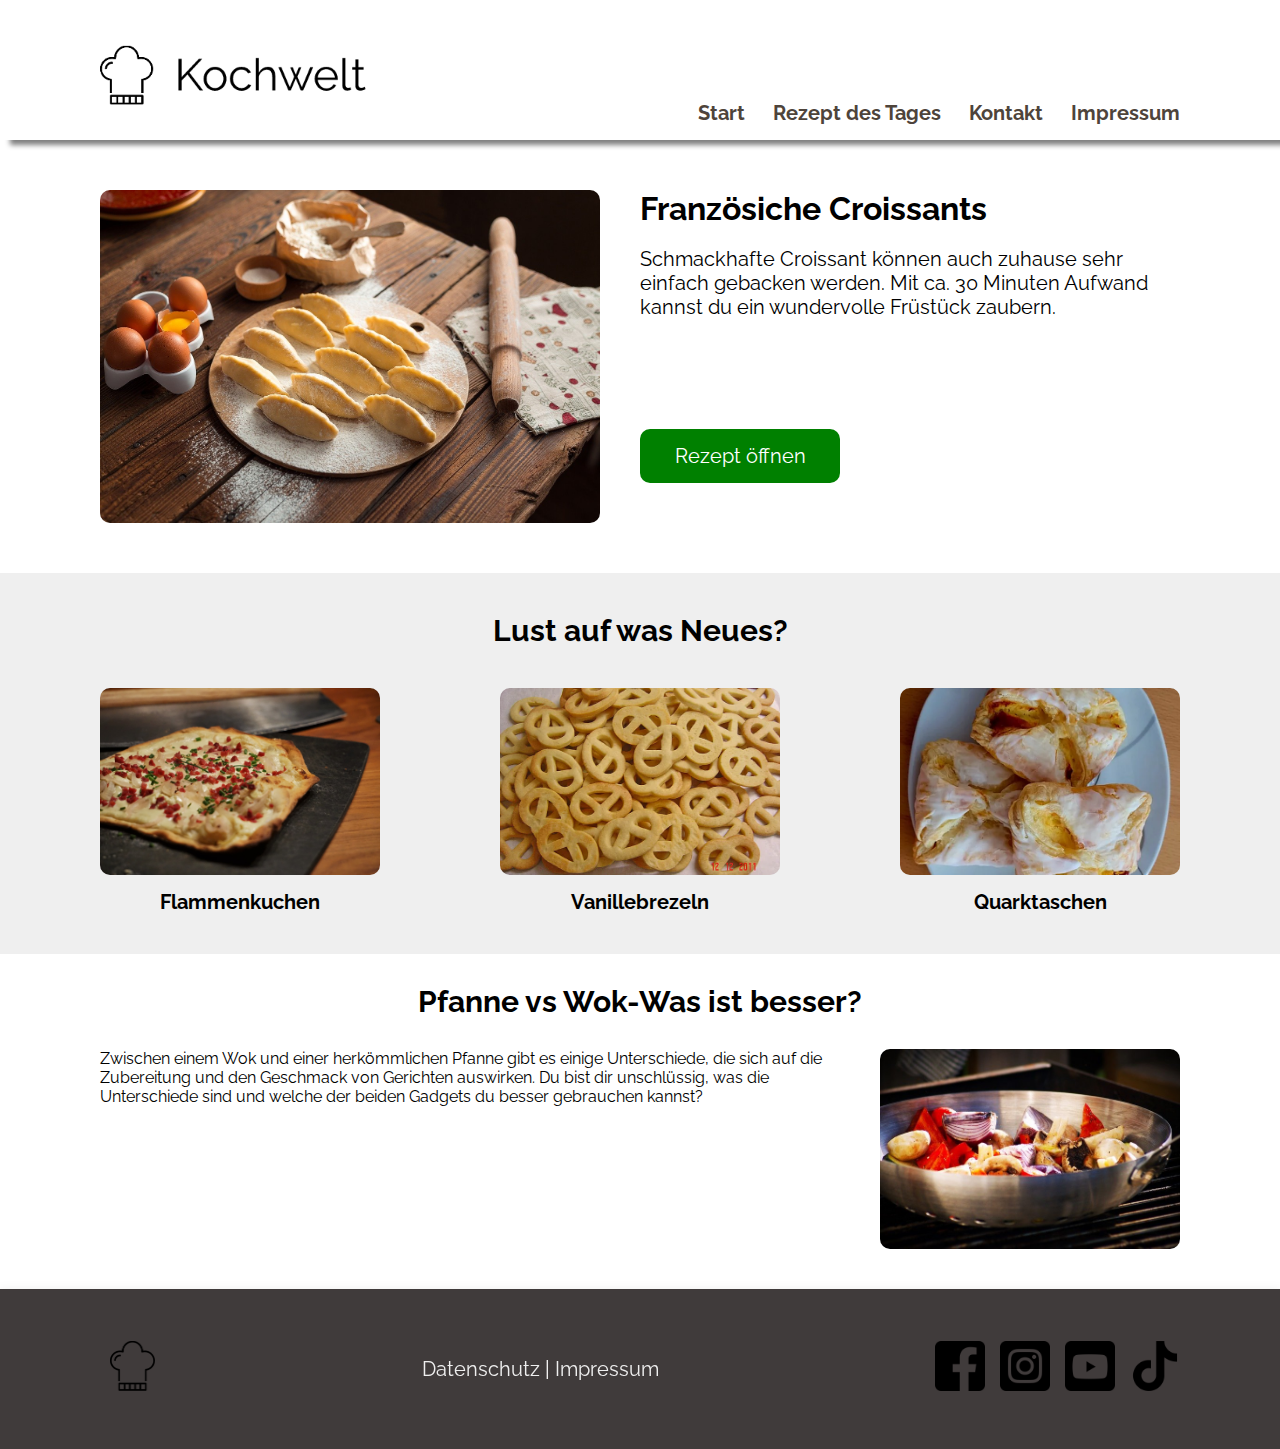
<file: index.html>
<!DOCTYPE html>
<html lang="en">
<head>
    <meta charset="UTF-8">
    <meta name="viewport" content="width=device-width, initial-scale=1.0">
    <title>Kochwelt</title>

    <link rel="stylesheet" href="style.css">
    <script src="script.js"></script>
    <link rel="stylesheet" href="croissants.html">

    <link rel="preconnect" href="https://fonts.googleapis.com">
    <link rel="preconnect" href="https://fonts.gstatic.com" crossorigin>
    <link href="https://fonts.googleapis.com/css2?family=Raleway&display=swap" rel="stylesheet">
    <link rel="shortcut icon" href="./img/logo_small.png">

    <link rel="shortcut icon" href="./img/logo_small.png">
</head>
<body onload="includeHTML()">
    
    <header w3-include-html="./header.html"></header>

    <section1>
        <img class="croissant-image" src="./img/croissant.jpg" alt="croissant">
        <div class="section1-text">
            <h1>Französiche Croissants</h1>
            <p class="croissant-text">Schmackhafte Croissant können auch zuhause sehr einfach gebacken werden. Mit ca. 30 Minuten Aufwand kannst du ein wundervolle Früstück zaubern.</p>
            <a class="button" href="croissants.html">Rezept öffnen</a>
        </div>
    </section1>

    <section2>
        <h2>Lust auf was Neues?</h2>
        <div class="fresh-croissant">
            <a href="flammkuchen.html" class="quiklink">
                <img src="./img/flammenkuchen.jpg">
                Flammenkuchen
            </a>
            <a href="vanillebrezeln.html" class="quiklink">
                <img src="./img/vanillebrezeln.webp">
                Vanillebrezeln
            </a>
            <a href="quarktaschen.html" class="quiklink">
                <img src="./img/quarktaschen.webp">
                Quarktaschen
            </a>
        </div>
    </section2>

    <section>
        <h3>Pfanne vs Wok-Was ist besser?</h3>
        <div class="pfanne-wok">
            <p class="pfanne-wok-text">Zwischen einem Wok und einer herkömmlichen Pfanne gibt es einige Unterschiede, die sich auf die Zubereitung und den Geschmack von Gerichten auswirken. Du bist dir unschlüssig, was die Unterschiede sind und welche der beiden Gadgets du besser gebrauchen kannst? </p>
            <img class="pfanne-wok-img" src="./img/wok.jpg" alt="wok">
        </div>
    </section>

    <footer w3-include-html="./footer.html"></footer>
      
</body>
</html>
</file>
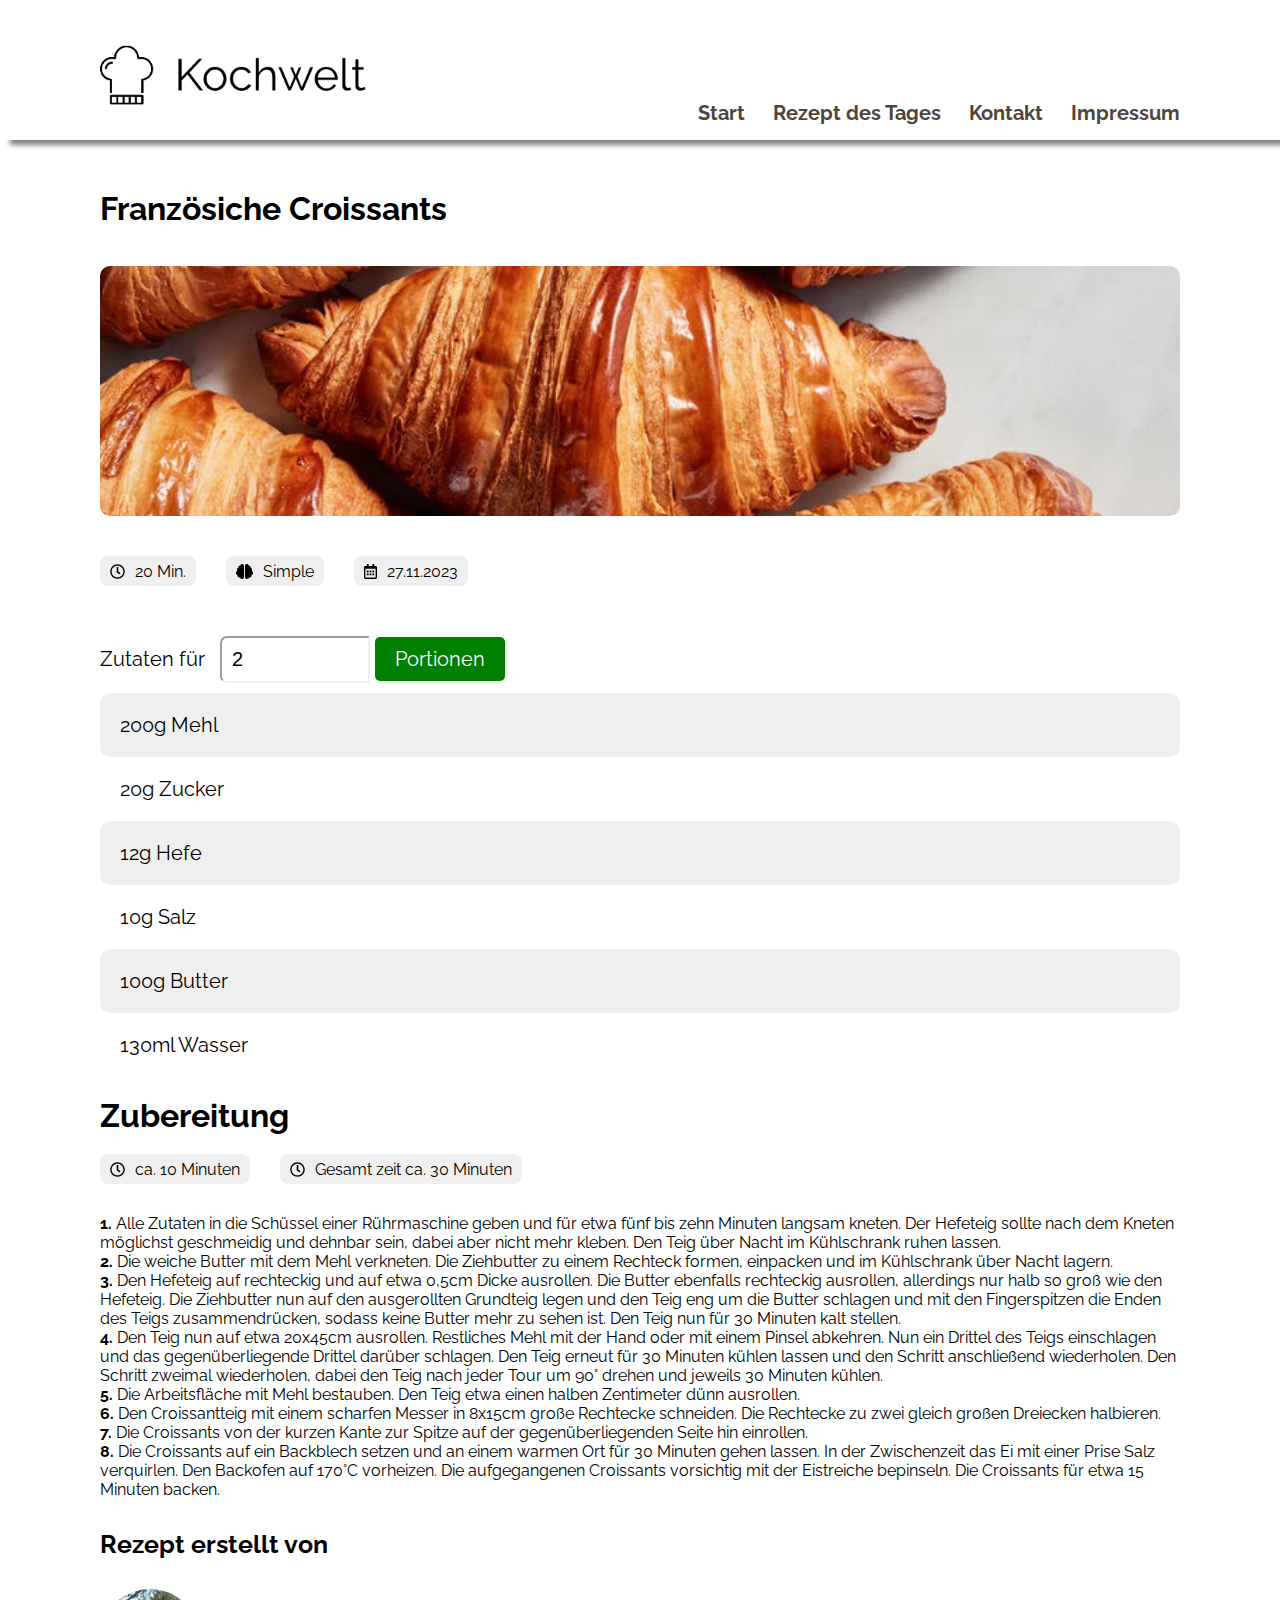
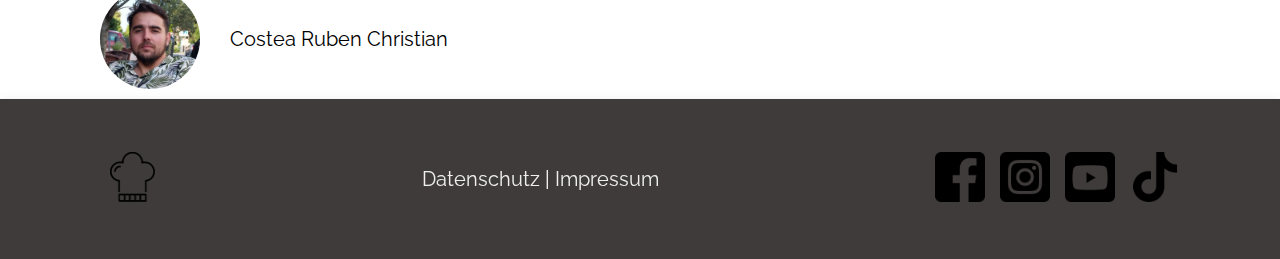
<file: croissants.html>
<!DOCTYPE html>
<html lang="en">

<head>
    <meta charset="UTF-8">
    <meta name="viewport" content="width=device-width, initial-scale=1.0">
    <title>croissant</title>

    <style src="style.css"></style>
    <link rel="stylesheet" href="style.css">
    <script src="script.js"></script>

    <link rel="stylesheet" href="croissants.html">
    <link rel="preconnect" href="https://fonts.googleapis.com">
    <link rel="preconnect" href="https://fonts.gstatic.com" crossorigin>
    <link href="https://fonts.googleapis.com/css2?family=Raleway&display=swap" rel="stylesheet">

    <link rel="shortcut icon" href="./img/logo_small.png">
</head>

<body onload="includeHTML()">
    <header w3-include-html="./header.html"></header>

    
    <section1 class="croissant-section1">
        <h1>Französiche Croissants</h1><br>
        <img class="header-image" src="./img/merlin.jpg" alt="CROISSANTS.IMG">
    </section1>

    <section2 class="section2-img">
        <div class="cookinfo">
            <img class="logo-img" src="./img/clock-regular.svg" alt="clock.img">
            <br>
            <span>20 Min.</span>
        </div>
        <div class="cookinfo">
            <img class="logo-img" src="./img/brain-solid.svg" alt="brain.img"><br>
            <span>Simple</span>
        </div>
        <div class="cookinfo">
            <img class="logo-img" src="./img/calendar-alt-regular.svg" alt="calendar.img">
            <br>
            <span>27.11.2023</span>
        </div>
    </section2>

    <section3 class="portions">
        <span>Zutaten für</span>
        <input id="amount" type="number" min="1" max="10" class="input" value="2" required>
        <a onclick="amountCheck(4); return false" class="portionen-button">Portionen</a>
    </section3>

    <section4 class="section4" id="ingrediants">
        <span class="zutat1">200g Mehl</span>
        <span class="zutat2">20g Zucker</span>
        <span class="zutat1">12g Hefe</span>
        <span class="zutat2">10g Salz</span>
        <span class="zutat1">100g Butter</span>
        <span class="zutat2">130ml Wasser</span>
    </section4>

    <section5>
        <div class="zubereitungh1">
            <h1>Zubereitung</h1>
        </div>
        <div class="cooking-time">
            <div class="cookinfo">
                <img class="logo-img" src="./img/clock-regular.svg" alt="clock.img">
                <br>
                <span>ca. 10 Minuten</span>
            </div>
            <div class="cookinfo">
                <img class="logo-img" src="./img/clock-regular.svg" alt="clock.img">
                <br>
                <span>Gesamt zeit ca. 30 Minuten</span>
            </div>
        </div>
        <div class="zubereitung-text">
            <p><b>1.</b> Alle Zutaten in die Schüssel einer Rührmaschine geben und für etwa fünf bis zehn Minuten
                langsam kneten.
                Der Hefeteig sollte nach dem Kneten möglichst geschmeidig und dehnbar sein, dabei aber nicht mehr
                kleben. Den Teig über Nacht im Kühlschrank ruhen lassen.</p>
            <p><b>2.</b> Die weiche Butter mit dem Mehl verkneten. Die Ziehbutter zu einem Rechteck formen, einpacken
                und im Kühlschrank über Nacht lagern.</p>
            <p><b>3.</b> Den Hefeteig auf rechteckig und auf etwa 0,5cm Dicke ausrollen. Die Butter ebenfalls rechteckig
                ausrollen, allerdings nur halb so groß wie den Hefeteig.
                Die Ziehbutter nun auf den ausgerollten Grundteig legen und den Teig eng um die Butter schlagen und mit
                den Fingerspitzen die Enden des Teigs zusammendrücken, sodass keine Butter mehr zu sehen ist.
                Den Teig nun für 30 Minuten kalt stellen.</p>
            <p><b>4.</b> Den Teig nun auf etwa 20x45cm ausrollen. Restliches Mehl mit der Hand oder mit einem Pinsel
                abkehren.
                Nun ein Drittel des Teigs einschlagen und das gegenüberliegende Drittel darüber schlagen.
                Den Teig erneut für 30 Minuten kühlen lassen und den Schritt anschließend wiederholen.
                Den Schritt zweimal wiederholen, dabei den Teig nach jeder Tour um 90° drehen und jeweils 30 Minuten
                kühlen.</p>
            <p><b>5.</b> Die Arbeitsfläche mit Mehl bestauben. Den Teig etwa einen halben Zentimeter dünn ausrollen.</p>
            <p><b>6.</b> Den Croissantteig mit einem scharfen Messer in 8x15cm große Rechtecke schneiden. Die Rechtecke
                zu zwei gleich großen Dreiecken halbieren.</p>
            <p><b>7.</b> Die Croissants von der kurzen Kante zur Spitze auf der gegenüberliegenden Seite hin einrollen.
            </p>
            <p><b>8.</b> Die Croissants auf ein Backblech setzen und an einem warmen Ort für 30 Minuten gehen lassen.
                In der Zwischenzeit das Ei mit einer Prise Salz verquirlen. Den Backofen auf 170°C vorheizen.
                Die aufgegangenen Croissants vorsichtig mit der Eistreiche bepinseln. Die Croissants für etwa 15 Minuten
                backen.</p>
        </div>
    </section5>

    <section6>
        <div class="bottom-title">Rezept erstellt von</div>
        <div class="avatar-name">
            <img src="./img/Ruben.jpg" class="avatar-img" alt="avatar">
            <br>
            <div class="name-text">Costea Ruben Christian</div>
        </div>
    </section6>

    <footer w3-include-html="./footer.html"></footer>

</body>

</html>
</file>
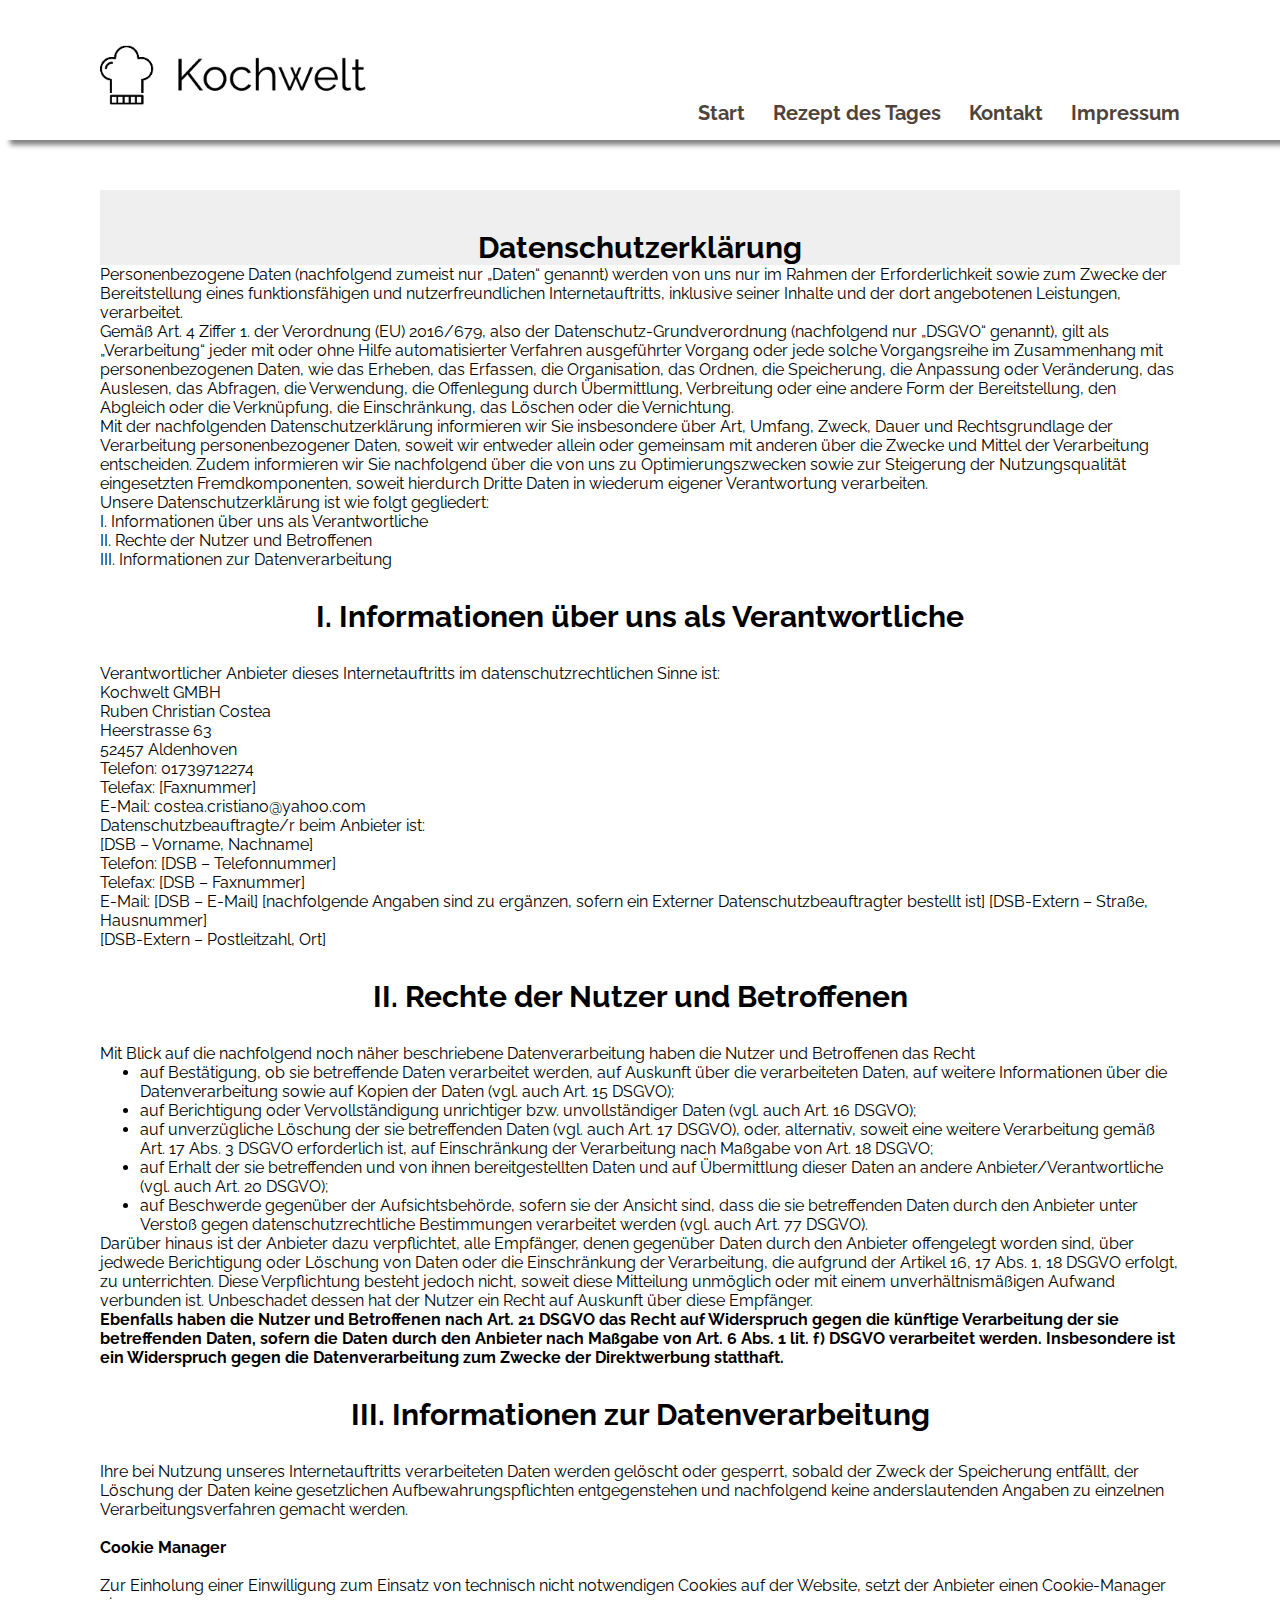
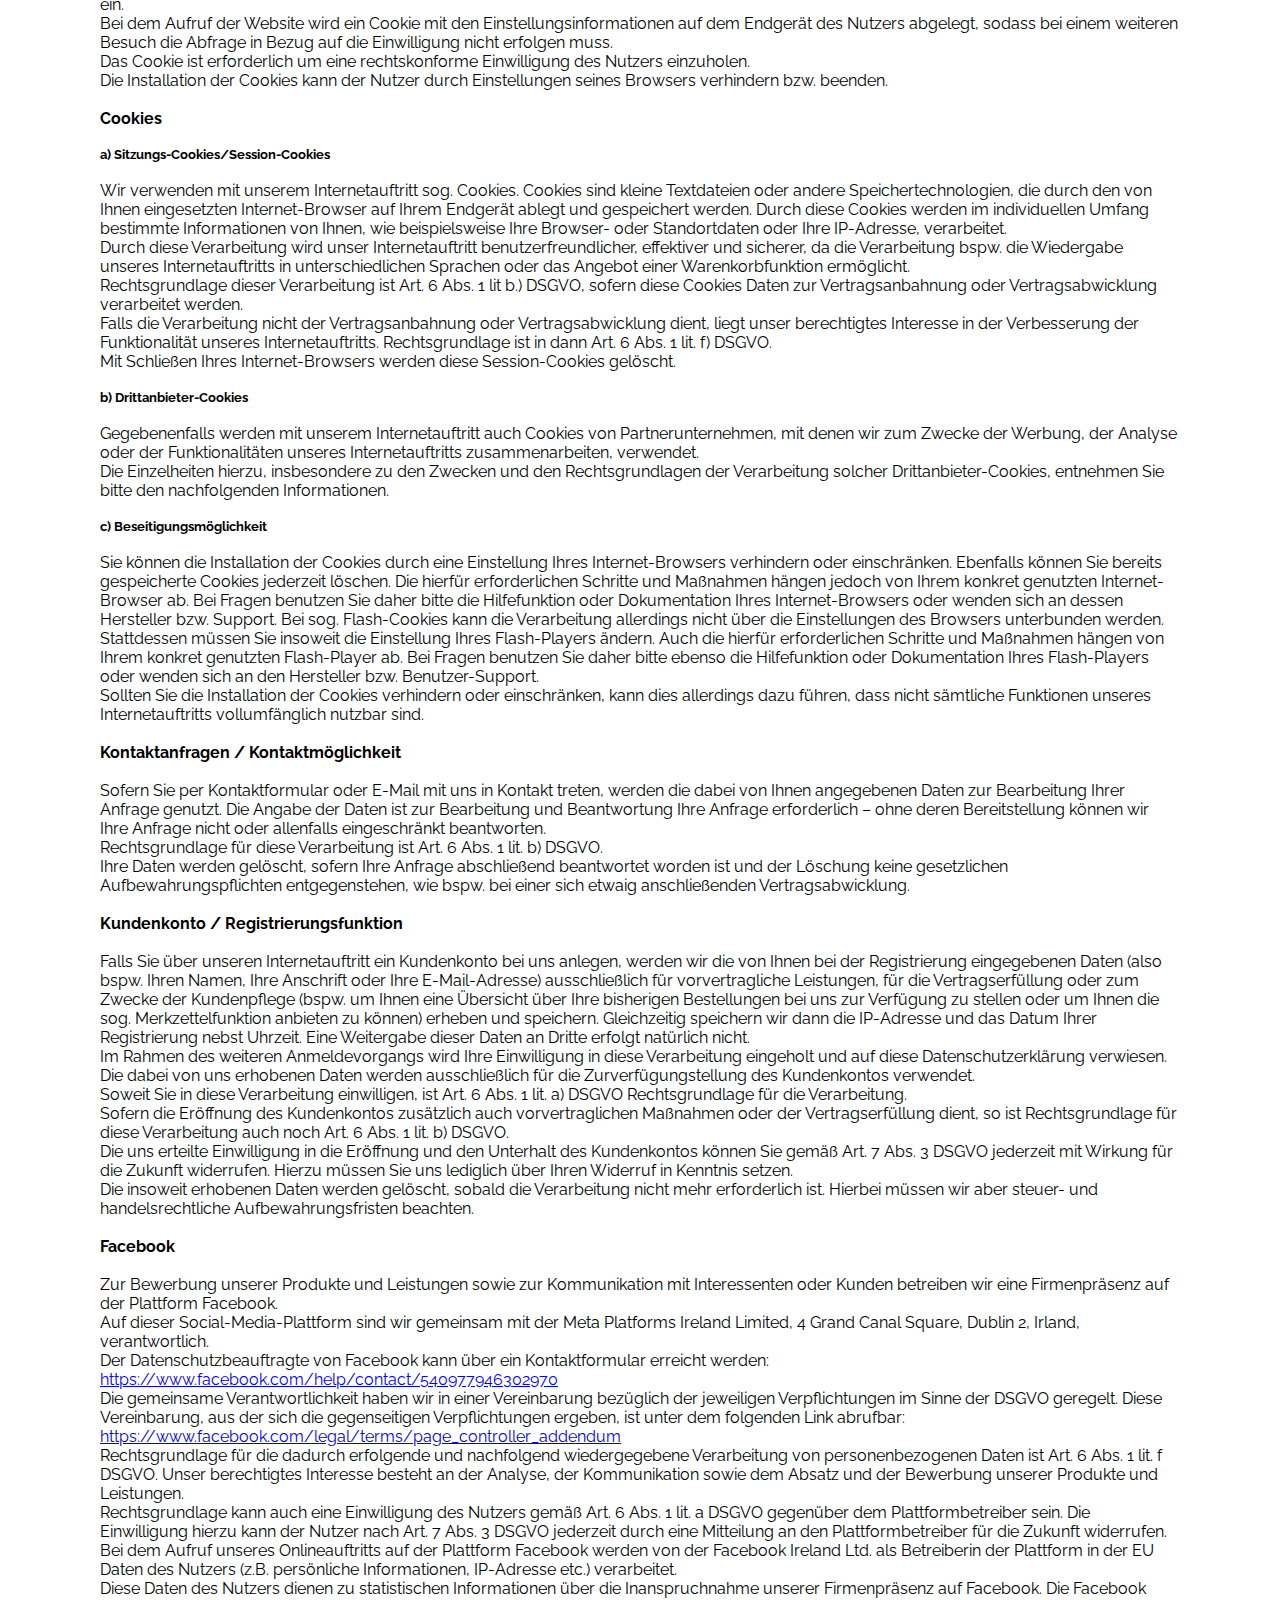
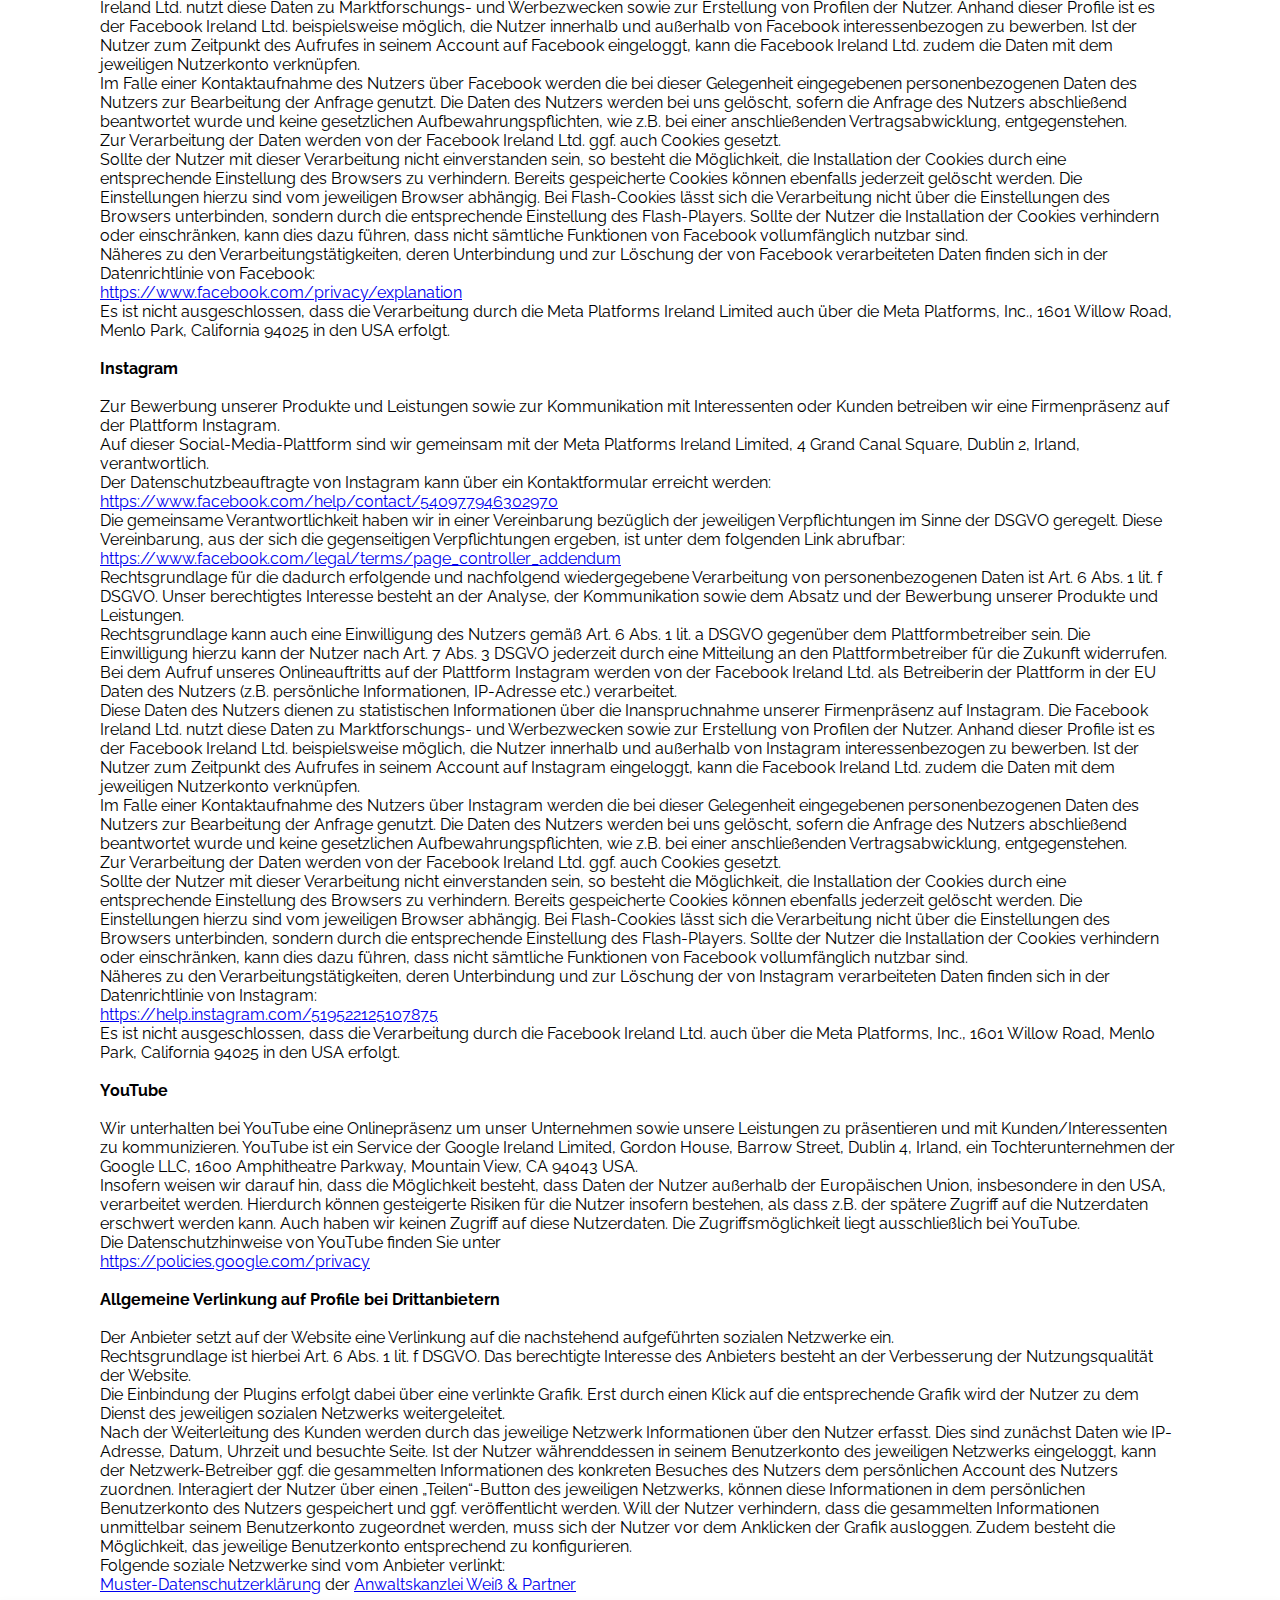
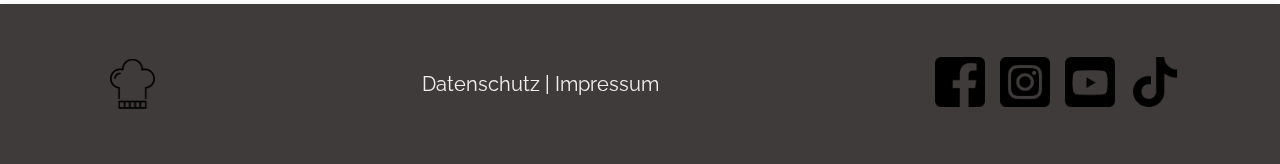
<file: datenschutz.html>
<html>

<head>
    <meta charset="UTF-8">
    <meta name="viewport" content="width=device-width, initial-scale=1.0">
    <title>Vanillebrezeln</title>

    <style src="style.css"></style>
    <link rel="stylesheet" href="style.css">
    <script src="script.js"></script>

    <link rel="stylesheet" href="croissants.html">
    <link rel="preconnect" href="https://fonts.googleapis.com">
    <link rel="preconnect" href="https://fonts.gstatic.com" crossorigin>
    <link href="https://fonts.googleapis.com/css2?family=Raleway&display=swap" rel="stylesheet">

    <link rel="shortcut icon" href="./img/logo_small.png">
</head>

<body onload="includeHTML()">
    <header class="topnav" w3-include-html="./header.html"></header>

    <div class="datenlayout">

        <h2>Datenschutzerklärung</h2>



        <p>Personenbezogene Daten (nachfolgend zumeist nur „Daten“ genannt) werden von uns nur im Rahmen der
            Erforderlichkeit
            sowie zum Zwecke der Bereitstellung eines funktionsfähigen und nutzerfreundlichen Internetauftritts,
            inklusive
            seiner Inhalte und der dort angebotenen Leistungen, verarbeitet.</p>



        <p>Gemäß Art. 4 Ziffer 1. der Verordnung (EU) 2016/679, also der Datenschutz-Grundverordnung (nachfolgend nur
            „DSGVO“
            genannt), gilt als „Verarbeitung“ jeder mit oder ohne Hilfe automatisierter Verfahren ausgeführter Vorgang
            oder
            jede
            solche Vorgangsreihe im Zusammenhang mit personenbezogenen Daten, wie das Erheben, das Erfassen, die
            Organisation,
            das Ordnen, die Speicherung, die Anpassung oder Veränderung, das Auslesen, das Abfragen, die Verwendung, die
            Offenlegung durch Übermittlung, Verbreitung oder eine andere Form der Bereitstellung, den Abgleich oder die
            Verknüpfung, die Einschränkung, das Löschen oder die Vernichtung.</p>



        <p>Mit der nachfolgenden Datenschutzerklärung informieren wir Sie insbesondere über Art, Umfang, Zweck, Dauer
            und
            Rechtsgrundlage der Verarbeitung personenbezogener Daten, soweit wir entweder allein oder gemeinsam mit
            anderen
            über
            die Zwecke und Mittel der Verarbeitung entscheiden. Zudem informieren wir Sie nachfolgend über die von uns
            zu
            Optimierungszwecken sowie zur Steigerung der Nutzungsqualität eingesetzten Fremdkomponenten, soweit
            hierdurch
            Dritte
            Daten in wiederum eigener Verantwortung verarbeiten.</p>



        <p>Unsere Datenschutzerklärung ist wie folgt gegliedert:</p>



        <p>I. Informationen über uns als Verantwortliche<br>II. Rechte der Nutzer und Betroffenen<br>III. Informationen
            zur
            Datenverarbeitung</p>



        <h3 class="wp-block-heading">I. Informationen über uns als Verantwortliche</h3>



        <p>Verantwortlicher Anbieter dieses Internetauftritts im datenschutzrechtlichen Sinne ist:</p>



        Kochwelt GMBH<br>Ruben Christian Costea<br>Heerstrasse 63<br>52457 Aldenhoven



        <p>Telefon: 01739712274<br>Telefax: [Faxnummer]<br>E-Mail: costea.cristiano@yahoo.com



        </p>
        <p>Datenschutzbeauftragte/r beim Anbieter ist:</p>



        [DSB – Vorname, Nachname]<br>Telefon: [DSB – Telefonnummer]<br>Telefax: [DSB – Faxnummer]<br>E-Mail: [DSB –
        E-Mail]



        [nachfolgende Angaben sind zu ergänzen, sofern ein Externer Datenschutzbeauftragter bestellt ist]



        [DSB-Extern – Straße, Hausnummer]<br>[DSB-Extern – Postleitzahl, Ort]



        <h3 class="wp-block-heading">II. Rechte der Nutzer und Betroffenen</h3>



        <p>Mit Blick auf die nachfolgend noch näher beschriebene Datenverarbeitung haben die Nutzer und Betroffenen das
            Recht
        </p>



        <ul>
            <li>auf Bestätigung, ob sie betreffende Daten verarbeitet werden, auf Auskunft über die verarbeiteten Daten,
                auf
                weitere Informationen über die Datenverarbeitung sowie auf Kopien der Daten (vgl. auch Art. 15 DSGVO);
            </li>



            <li>auf Berichtigung oder Vervollständigung unrichtiger bzw. unvollständiger Daten (vgl. auch Art. 16
                DSGVO);
            </li>



            <li>auf unverzügliche Löschung der sie betreffenden Daten (vgl. auch Art. 17 DSGVO), oder, alternativ,
                soweit
                eine
                weitere Verarbeitung gemäß Art. 17 Abs. 3 DSGVO erforderlich ist, auf Einschränkung der Verarbeitung
                nach
                Maßgabe von Art. 18 DSGVO;</li>



            <li>auf Erhalt der sie betreffenden und von ihnen bereitgestellten Daten und auf Übermittlung dieser Daten
                an
                andere
                Anbieter/Verantwortliche (vgl. auch Art. 20 DSGVO);</li>



            <li>auf Beschwerde gegenüber der Aufsichtsbehörde, sofern sie der Ansicht sind, dass die sie betreffenden
                Daten
                durch den Anbieter unter Verstoß gegen datenschutzrechtliche Bestimmungen verarbeitet werden (vgl. auch
                Art.
                77
                DSGVO).</li>
        </ul>



        <p>Darüber hinaus ist der Anbieter dazu verpflichtet, alle Empfänger, denen gegenüber Daten durch den Anbieter
            offengelegt worden sind, über jedwede Berichtigung oder Löschung von Daten oder die Einschränkung der
            Verarbeitung,
            die aufgrund der Artikel 16, 17 Abs. 1, 18 DSGVO erfolgt, zu unterrichten. Diese Verpflichtung besteht
            jedoch
            nicht,
            soweit diese Mitteilung unmöglich oder mit einem unverhältnismäßigen Aufwand verbunden ist. Unbeschadet
            dessen
            hat
            der Nutzer ein Recht auf Auskunft über diese Empfänger.</p>



        <p><strong>Ebenfalls haben die Nutzer und Betroffenen nach Art. 21 DSGVO das Recht auf Widerspruch gegen die
                künftige
                Verarbeitung der sie betreffenden Daten, sofern die Daten durch den Anbieter nach Maßgabe von Art. 6
                Abs. 1
                lit.
                f) DSGVO verarbeitet werden. Insbesondere ist ein Widerspruch gegen die Datenverarbeitung zum Zwecke der
                Direktwerbung statthaft.</strong></p>



        <h3 class="wp-block-heading">III. Informationen zur Datenverarbeitung</h3>



        <p>Ihre bei Nutzung unseres Internetauftritts verarbeiteten Daten werden gelöscht oder gesperrt, sobald der
            Zweck
            der
            Speicherung entfällt, der Löschung der Daten keine gesetzlichen Aufbewahrungspflichten entgegenstehen und
            nachfolgend keine anderslautenden Angaben zu einzelnen Verarbeitungsverfahren gemacht werden.</p><br>
        <h4 class="jet-listing-dynamic-field__content">Cookie Manager </h4><br>
        <p>Zur Einholung einer Einwilligung zum Einsatz von technisch nicht notwendigen Cookies auf der Website, setzt
            der
            Anbieter einen Cookie-Manager ein.</p>
        <p>Bei dem Aufruf der Website wird ein Cookie mit den Einstellungsinformationen auf dem Endgerät des Nutzers
            abgelegt,
            sodass bei einem weiteren Besuch die Abfrage in Bezug auf die Einwilligung nicht erfolgen muss.</p>
        <p>Das Cookie ist erforderlich um eine rechtskonforme Einwilligung des Nutzers einzuholen.</p>
        <p>Die Installation der Cookies kann der Nutzer durch Einstellungen seines Browsers verhindern bzw. beenden.</p><br>
        <h4 class="jet-listing-dynamic-field__content">Cookies</h4><br>
        <h5>a) Sitzungs-Cookies/Session-Cookies</h5><br>
        <p>Wir verwenden mit unserem Internetauftritt sog. Cookies. Cookies sind kleine Textdateien oder andere
            Speichertechnologien, die durch den von Ihnen eingesetzten Internet-Browser auf Ihrem Endgerät ablegt und
            gespeichert werden. Durch diese Cookies werden im individuellen Umfang bestimmte Informationen von Ihnen,
            wie
            beispielsweise Ihre Browser- oder Standortdaten oder Ihre IP-Adresse, verarbeitet.</p>
        <p>Durch diese Verarbeitung wird unser Internetauftritt benutzerfreundlicher, effektiver und sicherer, da die
            Verarbeitung bspw. die Wiedergabe unseres Internetauftritts in unterschiedlichen Sprachen oder das Angebot
            einer
            Warenkorbfunktion ermöglicht.</p>
        <p>Rechtsgrundlage dieser Verarbeitung ist Art. 6 Abs. 1 lit b.) DSGVO, sofern diese Cookies Daten zur
            Vertragsanbahnung
            oder Vertragsabwicklung verarbeitet werden.</p>
        <p>Falls die Verarbeitung nicht der Vertragsanbahnung oder Vertragsabwicklung dient, liegt unser berechtigtes
            Interesse
            in der Verbesserung der Funktionalität unseres Internetauftritts. Rechtsgrundlage ist in dann Art. 6 Abs. 1
            lit.
            f)
            DSGVO.</p>
        <p>Mit Schließen Ihres Internet-Browsers werden diese Session-Cookies gelöscht.</p><br>
        <h5>b) Drittanbieter-Cookies</h5><br>
        <p>Gegebenenfalls werden mit unserem Internetauftritt auch Cookies von Partnerunternehmen, mit denen wir zum
            Zwecke
            der
            Werbung, der Analyse oder der Funktionalitäten unseres Internetauftritts zusammenarbeiten, verwendet.</p>
        <p>Die Einzelheiten hierzu, insbesondere zu den Zwecken und den Rechtsgrundlagen der Verarbeitung solcher
            Drittanbieter-Cookies, entnehmen Sie bitte den nachfolgenden Informationen.</p><br>
        <h5>c) Beseitigungsmöglichkeit</h5><br>
        <p>Sie können die Installation der Cookies durch eine Einstellung Ihres Internet-Browsers verhindern oder
            einschränken.
            Ebenfalls können Sie bereits gespeicherte Cookies jederzeit löschen. Die hierfür erforderlichen Schritte und
            Maßnahmen hängen jedoch von Ihrem konkret genutzten Internet-Browser ab. Bei Fragen benutzen Sie daher bitte
            die
            Hilfefunktion oder Dokumentation Ihres Internet-Browsers oder wenden sich an dessen Hersteller bzw. Support.
            Bei
            sog. Flash-Cookies kann die Verarbeitung allerdings nicht über die Einstellungen des Browsers unterbunden
            werden.
            Stattdessen müssen Sie insoweit die Einstellung Ihres Flash-Players ändern. Auch die hierfür erforderlichen
            Schritte
            und Maßnahmen hängen von Ihrem konkret genutzten Flash-Player ab. Bei Fragen benutzen Sie daher bitte ebenso
            die
            Hilfefunktion oder Dokumentation Ihres Flash-Players oder wenden sich an den Hersteller bzw.
            Benutzer-Support.
        </p>
        <p>Sollten Sie die Installation der Cookies verhindern oder einschränken, kann dies allerdings dazu führen, dass
            nicht
            sämtliche Funktionen unseres Internetauftritts vollumfänglich nutzbar sind.</p><br>
        <h4 class="jet-listing-dynamic-field__content">Kontaktanfragen / Kontaktmöglichkeit</h4><br>
        <p>Sofern Sie per Kontaktformular oder E-Mail mit uns in Kontakt treten, werden die dabei von Ihnen angegebenen
            Daten
            zur Bearbeitung Ihrer Anfrage genutzt. Die Angabe der Daten ist zur Bearbeitung und Beantwortung Ihre
            Anfrage
            erforderlich – ohne deren Bereitstellung können wir Ihre Anfrage nicht oder allenfalls eingeschränkt
            beantworten.
        </p>
        <p>Rechtsgrundlage für diese Verarbeitung ist Art. 6 Abs. 1 lit. b) DSGVO.</p>
        <p>Ihre Daten werden gelöscht, sofern Ihre Anfrage abschließend beantwortet worden ist und der Löschung keine
            gesetzlichen Aufbewahrungspflichten entgegenstehen, wie bspw. bei einer sich etwaig anschließenden
            Vertragsabwicklung.</p><br>
        <h4 class="jet-listing-dynamic-field__content">Kundenkonto / Registrierungsfunktion</h4><br>
        <p>Falls Sie über unseren Internetauftritt ein Kundenkonto bei uns anlegen, werden wir die von Ihnen bei der
            Registrierung eingegebenen Daten (also bspw. Ihren Namen, Ihre Anschrift oder Ihre E-Mail-Adresse)
            ausschließlich
            für vorvertragliche Leistungen, für die Vertragserfüllung oder zum Zwecke der Kundenpflege (bspw. um Ihnen
            eine
            Übersicht über Ihre bisherigen Bestellungen bei uns zur Verfügung zu stellen oder um Ihnen die sog.
            Merkzettelfunktion anbieten zu können) erheben und speichern. Gleichzeitig speichern wir dann die IP-Adresse
            und
            das
            Datum Ihrer Registrierung nebst Uhrzeit. Eine Weitergabe dieser Daten an Dritte erfolgt natürlich nicht.</p>
        <p>Im Rahmen des weiteren Anmeldevorgangs wird Ihre Einwilligung in diese Verarbeitung eingeholt und auf diese
            Datenschutzerklärung verwiesen. Die dabei von uns erhobenen Daten werden ausschließlich für die
            Zurverfügungstellung
            des Kundenkontos verwendet.</p>
        <p>Soweit Sie in diese Verarbeitung einwilligen, ist Art. 6 Abs. 1 lit. a) DSGVO Rechtsgrundlage für die
            Verarbeitung.
        </p>
        <p>Sofern die Eröffnung des Kundenkontos zusätzlich auch vorvertraglichen Maßnahmen oder der Vertragserfüllung
            dient, so
            ist Rechtsgrundlage für diese Verarbeitung auch noch Art. 6 Abs. 1 lit. b) DSGVO.</p>
        <p>Die uns erteilte Einwilligung in die Eröffnung und den Unterhalt des Kundenkontos können Sie gemäß Art. 7
            Abs. 3
            DSGVO jederzeit mit Wirkung für die Zukunft widerrufen. Hierzu müssen Sie uns lediglich über Ihren Widerruf
            in
            Kenntnis setzen.</p>
        <p>Die insoweit erhobenen Daten werden gelöscht, sobald die Verarbeitung nicht mehr erforderlich ist. Hierbei
            müssen
            wir
            aber steuer- und handelsrechtliche Aufbewahrungsfristen beachten.</p><br>
        <h4 class="jet-listing-dynamic-field__content">Facebook</h4><br>
        <p>Zur Bewerbung unserer Produkte und Leistungen sowie zur Kommunikation mit Interessenten oder Kunden betreiben
            wir
            eine Firmenpräsenz auf der Plattform Facebook.</p>
        <p>Auf dieser Social-Media-Plattform sind wir gemeinsam mit der Meta Platforms Ireland Limited, 4 Grand Canal
            Square,
            Dublin 2, Irland, verantwortlich.</p>
        <p>Der Datenschutzbeauftragte von Facebook kann über ein Kontaktformular erreicht werden:</p>
        <p><a href="https://www.facebook.com/help/contact/540977946302970" target="_blank"
                rel="noopener nofollow">https://www.facebook.com/help/contact/540977946302970</a></p>
        <p>Die gemeinsame Verantwortlichkeit haben wir in einer Vereinbarung bezüglich der jeweiligen Verpflichtungen im
            Sinne
            der DSGVO geregelt. Diese Vereinbarung, aus der sich die gegenseitigen Verpflichtungen ergeben, ist unter
            dem
            folgenden Link abrufbar:</p>
        <p><a href="https://www.facebook.com/legal/terms/page_controller_addendum" target="_blank"
                rel="noopener nofollow">https://www.facebook.com/legal/terms/page_controller_addendum</a></p>
        <p>Rechtsgrundlage für die dadurch erfolgende und nachfolgend wiedergegebene Verarbeitung von personenbezogenen
            Daten
            ist Art. 6 Abs. 1 lit. f DSGVO. Unser berechtigtes Interesse besteht an der Analyse, der Kommunikation sowie
            dem
            Absatz und der Bewerbung unserer Produkte und Leistungen.</p>
        <p>Rechtsgrundlage kann auch eine Einwilligung des Nutzers gemäß Art. 6 Abs. 1 lit. a DSGVO gegenüber dem
            Plattformbetreiber sein. Die Einwilligung hierzu kann der Nutzer nach Art. 7 Abs. 3 DSGVO jederzeit durch
            eine
            Mitteilung an den Plattformbetreiber für die Zukunft widerrufen.</p>
        <p>Bei dem Aufruf unseres Onlineauftritts auf der Plattform Facebook werden von der Facebook Ireland Ltd. als
            Betreiberin der Plattform in der EU Daten des Nutzers (z.B. persönliche Informationen, IP-Adresse etc.)
            verarbeitet.
        </p>
        <p>Diese Daten des Nutzers dienen zu statistischen Informationen über die Inanspruchnahme unserer Firmenpräsenz
            auf
            Facebook. Die Facebook Ireland Ltd. nutzt diese Daten zu Marktforschungs- und Werbezwecken sowie zur
            Erstellung
            von
            Profilen der Nutzer. Anhand dieser Profile ist es der Facebook Ireland Ltd. beispielsweise möglich, die
            Nutzer
            innerhalb und außerhalb von Facebook interessenbezogen zu bewerben. Ist der Nutzer zum Zeitpunkt des
            Aufrufes in
            seinem Account auf Facebook eingeloggt, kann die Facebook Ireland Ltd. zudem die Daten mit dem jeweiligen
            Nutzerkonto verknüpfen.</p>
        <p>Im Falle einer Kontaktaufnahme des Nutzers über Facebook werden die bei dieser Gelegenheit eingegebenen
            personenbezogenen Daten des Nutzers zur Bearbeitung der Anfrage genutzt. Die Daten des Nutzers werden bei
            uns
            gelöscht, sofern die Anfrage des Nutzers abschließend beantwortet wurde und keine gesetzlichen
            Aufbewahrungspflichten, wie z.B. bei einer anschließenden Vertragsabwicklung, entgegenstehen.</p>
        <p>Zur Verarbeitung der Daten werden von der Facebook Ireland Ltd. ggf. auch Cookies gesetzt.</p>
        <p>Sollte der Nutzer mit dieser Verarbeitung nicht einverstanden sein, so besteht die Möglichkeit, die
            Installation
            der
            Cookies durch eine entsprechende Einstellung des Browsers zu verhindern. Bereits gespeicherte Cookies können
            ebenfalls jederzeit gelöscht werden. Die Einstellungen hierzu sind vom jeweiligen Browser abhängig. Bei
            Flash-Cookies lässt sich die Verarbeitung nicht über die Einstellungen des Browsers unterbinden, sondern
            durch
            die
            entsprechende Einstellung des Flash-Players. Sollte der Nutzer die Installation der Cookies verhindern oder
            einschränken, kann dies dazu führen, dass nicht sämtliche Funktionen von Facebook vollumfänglich nutzbar
            sind.
        </p>
        <p>Näheres zu den Verarbeitungstätigkeiten, deren Unterbindung und zur Löschung der von Facebook verarbeiteten
            Daten
            finden sich in der Datenrichtlinie von Facebook:</p>
        <p><a href="https://www.facebook.com/privacy/explanation" target="_blank"
                rel="noopener nofollow">https://www.facebook.com/privacy/explanation</a></p>
        <p>Es ist nicht ausgeschlossen, dass die Verarbeitung durch die Meta Platforms Ireland Limited auch über die
            Meta
            Platforms, Inc., 1601 Willow Road, Menlo Park, California 94025 in den USA erfolgt.</p><br>
        <h4 class="jet-listing-dynamic-field__content">Instagram</h4><br>
        <p>Zur Bewerbung unserer Produkte und Leistungen sowie zur Kommunikation mit Interessenten oder Kunden betreiben
            wir
            eine Firmenpräsenz auf der Plattform Instagram.</p>
        <p>Auf dieser Social-Media-Plattform sind wir gemeinsam mit der Meta Platforms Ireland Limited, 4 Grand Canal
            Square,
            Dublin 2, Irland, verantwortlich.</p>
        <p>Der Datenschutzbeauftragte von Instagram kann über ein Kontaktformular erreicht werden:</p>
        <p><a href="https://www.facebook.com/help/contact/540977946302970" target="_blank"
                rel="noopener nofollow">https://www.facebook.com/help/contact/540977946302970</a></p>
        <p>Die gemeinsame Verantwortlichkeit haben wir in einer Vereinbarung bezüglich der jeweiligen Verpflichtungen im
            Sinne
            der DSGVO geregelt. Diese Vereinbarung, aus der sich die gegenseitigen Verpflichtungen ergeben, ist unter
            dem
            folgenden Link abrufbar:</p>
        <p><a href="https://www.facebook.com/legal/terms/page_controller_addendum" target="_blank"
                rel="noopener nofollow">https://www.facebook.com/legal/terms/page_controller_addendum</a></p>
        <p>Rechtsgrundlage für die dadurch erfolgende und nachfolgend wiedergegebene Verarbeitung von personenbezogenen
            Daten
            ist Art. 6 Abs. 1 lit. f DSGVO. Unser berechtigtes Interesse besteht an der Analyse, der Kommunikation sowie
            dem
            Absatz und der Bewerbung unserer Produkte und Leistungen.</p>
        <p>Rechtsgrundlage kann auch eine Einwilligung des Nutzers gemäß Art. 6 Abs. 1 lit. a DSGVO gegenüber dem
            Plattformbetreiber sein. Die Einwilligung hierzu kann der Nutzer nach Art. 7 Abs. 3 DSGVO jederzeit durch
            eine
            Mitteilung an den Plattformbetreiber für die Zukunft widerrufen.</p>
        <p>Bei dem Aufruf unseres Onlineauftritts auf der Plattform Instagram werden von der Facebook Ireland Ltd. als
            Betreiberin der Plattform in der EU Daten des Nutzers (z.B. persönliche Informationen, IP-Adresse etc.)
            verarbeitet.
        </p>
        <p>Diese Daten des Nutzers dienen zu statistischen Informationen über die Inanspruchnahme unserer Firmenpräsenz
            auf
            Instagram. Die Facebook Ireland Ltd. nutzt diese Daten zu Marktforschungs- und Werbezwecken sowie zur
            Erstellung
            von
            Profilen der Nutzer. Anhand dieser Profile ist es der Facebook Ireland Ltd. beispielsweise möglich, die
            Nutzer
            innerhalb und außerhalb von Instagram interessenbezogen zu bewerben. Ist der Nutzer zum Zeitpunkt des
            Aufrufes
            in
            seinem Account auf Instagram eingeloggt, kann die Facebook Ireland Ltd. zudem die Daten mit dem jeweiligen
            Nutzerkonto verknüpfen.</p>
        <p>Im Falle einer Kontaktaufnahme des Nutzers über Instagram werden die bei dieser Gelegenheit eingegebenen
            personenbezogenen Daten des Nutzers zur Bearbeitung der Anfrage genutzt. Die Daten des Nutzers werden bei
            uns
            gelöscht, sofern die Anfrage des Nutzers abschließend beantwortet wurde und keine gesetzlichen
            Aufbewahrungspflichten, wie z.B. bei einer anschließenden Vertragsabwicklung, entgegenstehen.</p>
        <p>Zur Verarbeitung der Daten werden von der Facebook Ireland Ltd. ggf. auch Cookies gesetzt.</p>
        <p>Sollte der Nutzer mit dieser Verarbeitung nicht einverstanden sein, so besteht die Möglichkeit, die
            Installation
            der
            Cookies durch eine entsprechende Einstellung des Browsers zu verhindern. Bereits gespeicherte Cookies können
            ebenfalls jederzeit gelöscht werden. Die Einstellungen hierzu sind vom jeweiligen Browser abhängig. Bei
            Flash-Cookies lässt sich die Verarbeitung nicht über die Einstellungen des Browsers unterbinden, sondern
            durch
            die
            entsprechende Einstellung des Flash-Players. Sollte der Nutzer die Installation der Cookies verhindern oder
            einschränken, kann dies dazu führen, dass nicht sämtliche Funktionen von Facebook vollumfänglich nutzbar
            sind.
        </p>
        <p>Näheres zu den Verarbeitungstätigkeiten, deren Unterbindung und zur Löschung der von Instagram verarbeiteten
            Daten
            finden sich in der Datenrichtlinie von Instagram:</p>
        <p><a href="https://help.instagram.com/519522125107875" target="_blank"
                rel="noopener nofollow">https://help.instagram.com/519522125107875</a></p>
        <p>Es ist nicht ausgeschlossen, dass die Verarbeitung durch die Facebook Ireland Ltd. auch über die Meta
            Platforms,
            Inc., 1601 Willow Road, Menlo Park, California 94025 in den USA erfolgt.</p><br>
        <h4 class="jet-listing-dynamic-field__content">YouTube</h4><br>
        <p>Wir unterhalten bei YouTube eine Onlinepräsenz um unser Unternehmen sowie unsere Leistungen zu präsentieren
            und
            mit
            Kunden/Interessenten zu kommunizieren. YouTube ist ein Service der Google Ireland Limited, Gordon House,
            Barrow
            Street, Dublin 4, Irland, ein Tochterunternehmen der Google LLC, 1600 Amphitheatre Parkway, Mountain View,
            CA
            94043
            USA.</p>
        <p>Insofern weisen wir darauf hin, dass die Möglichkeit besteht, dass Daten der Nutzer außerhalb der
            Europäischen
            Union,
            insbesondere in den USA, verarbeitet werden. Hierdurch können gesteigerte Risiken für die Nutzer insofern
            bestehen,
            als dass z.B. der spätere Zugriff auf die Nutzerdaten erschwert werden kann. Auch haben wir keinen Zugriff
            auf
            diese
            Nutzerdaten. Die Zugriffsmöglichkeit liegt ausschließlich bei YouTube.</p>
        <p>Die Datenschutzhinweise von YouTube finden Sie unter</p>
        <p><a href="https://policies.google.com/privacy" target="_blank"
                rel="noopener nofollow">https://policies.google.com/privacy</a></p><br>
        <h4 class="jet-listing-dynamic-field__content">Allgemeine Verlinkung auf Profile bei Drittanbietern</h4><br>
        <p>Der Anbieter setzt auf der Website eine Verlinkung auf die nachstehend aufgeführten sozialen Netzwerke ein.
        </p>
        <p>Rechtsgrundlage ist hierbei Art. 6 Abs. 1 lit. f DSGVO. Das berechtigte Interesse des Anbieters besteht an
            der
            Verbesserung der Nutzungsqualität der Website.</p>
        <p>Die Einbindung der Plugins erfolgt dabei über eine verlinkte Grafik. Erst durch einen Klick auf die
            entsprechende
            Grafik wird der Nutzer zu dem Dienst des jeweiligen sozialen Netzwerks weitergeleitet.</p>
        <p>Nach der Weiterleitung des Kunden werden durch das jeweilige Netzwerk Informationen über den Nutzer erfasst.
            Dies
            sind zunächst Daten wie IP-Adresse, Datum, Uhrzeit und besuchte Seite. Ist der Nutzer währenddessen in
            seinem
            Benutzerkonto des jeweiligen Netzwerks eingeloggt, kann der Netzwerk-Betreiber ggf. die gesammelten
            Informationen
            des konkreten Besuches des Nutzers dem persönlichen Account des Nutzers zuordnen. Interagiert der Nutzer
            über
            einen
            „Teilen“-Button des jeweiligen Netzwerks, können diese Informationen in dem persönlichen Benutzerkonto des
            Nutzers
            gespeichert und ggf. veröffentlicht werden. Will der Nutzer verhindern, dass die gesammelten Informationen
            unmittelbar seinem Benutzerkonto zugeordnet werden, muss sich der Nutzer vor dem Anklicken der Grafik
            ausloggen.
            Zudem besteht die Möglichkeit, das jeweilige Benutzerkonto entsprechend zu konfigurieren.</p>
        <p>Folgende soziale Netzwerke sind vom Anbieter verlinkt:</p>

        <p><a href="https://www.generator-datenschutzerklärung.de" target="_blank"
                rel="noopener">Muster-Datenschutzerklärung</a> der <a href="https://www.bewertung-löschen24.de"
                rel="nofollow noopener" target="_blank">Anwaltskanzlei Weiß &amp; Partner</a></p>
    </div>

    <footer w3-include-html="./footer.html"></footer>


</body>

</html>
</file>
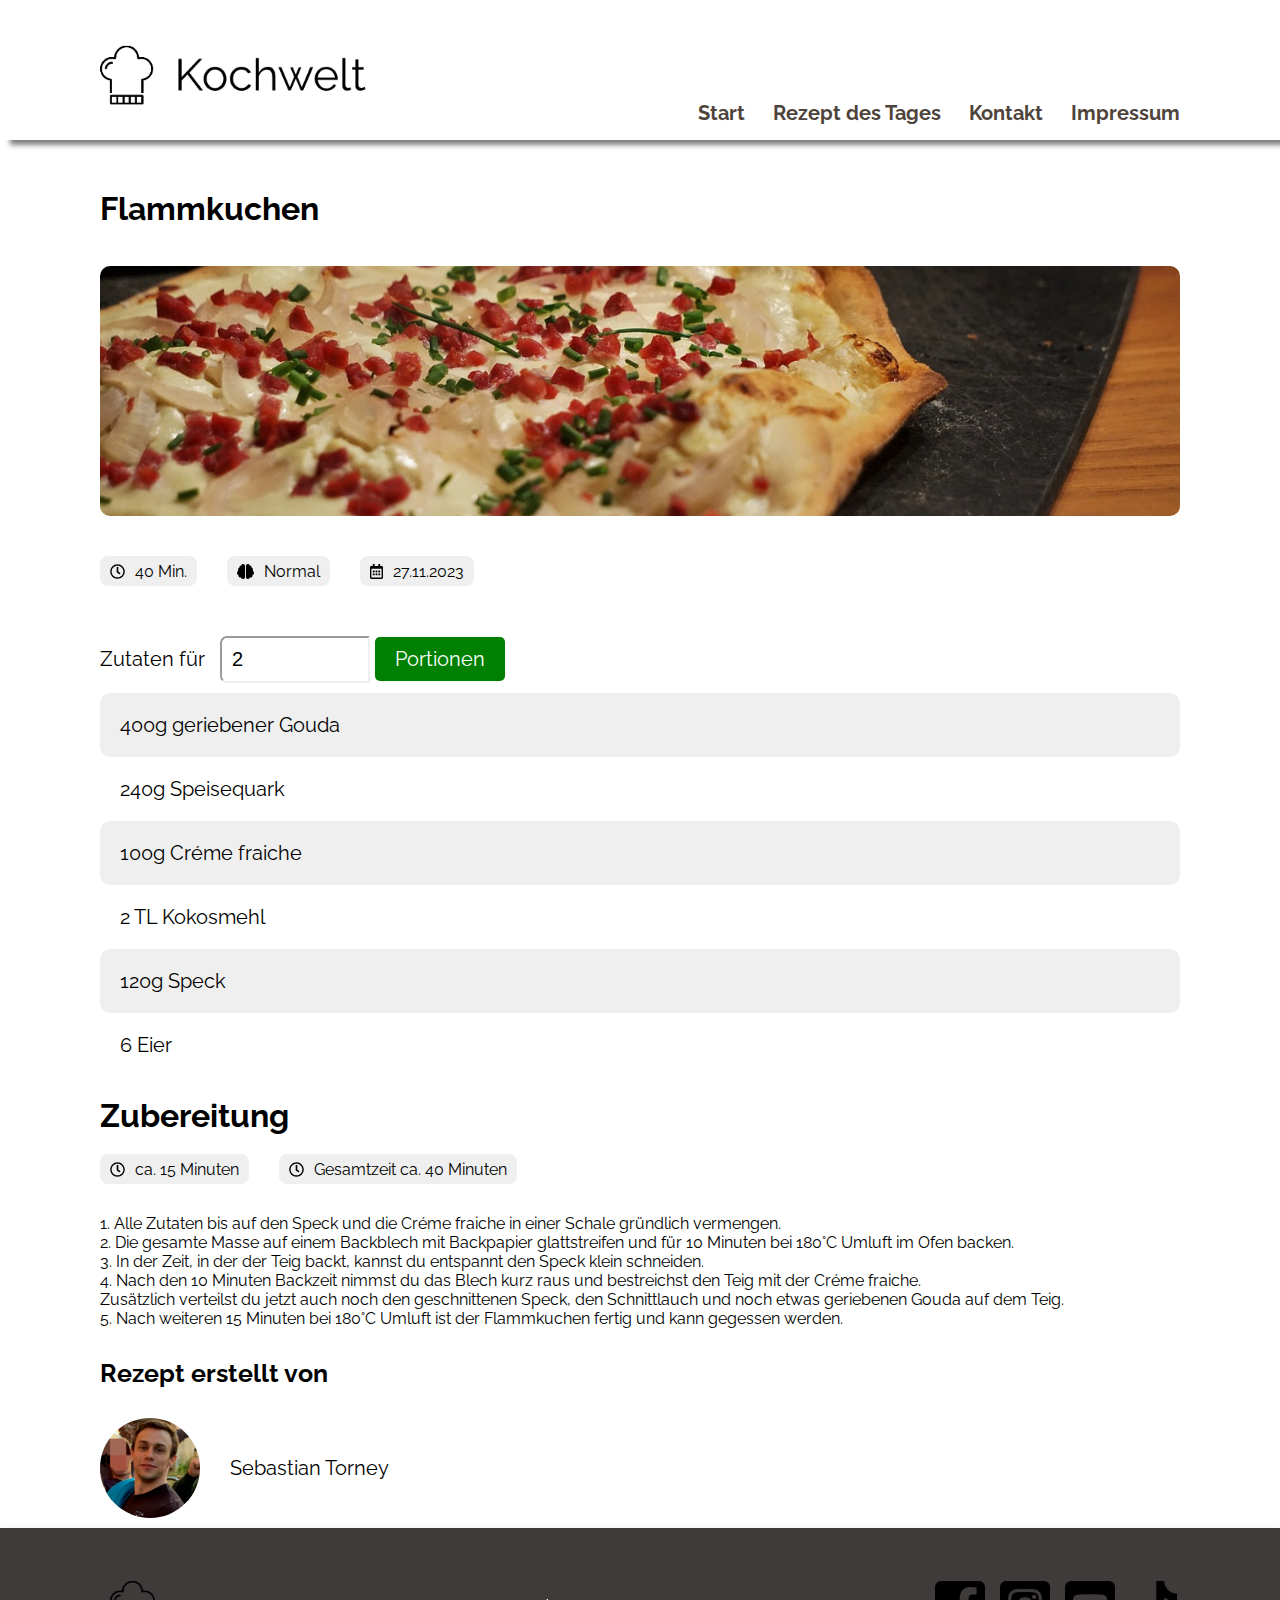
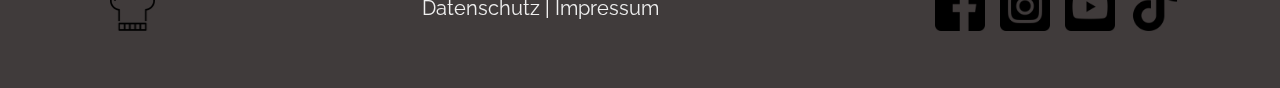
<file: flammkuchen.html>
<!DOCTYPE html>
<html lang="en">

<head>
    <meta charset="UTF-8">
    <meta name="viewport" content="width=device-width, initial-scale=1.0">
    <title>Flammkuchen</title>

    <style src="style.css"></style>
    <link rel="stylesheet" href="style.css">
    <script src="script.js"></script>

    <link rel="stylesheet" href="croissants.html">
    <link rel="preconnect" href="https://fonts.googleapis.com">
    <link rel="preconnect" href="https://fonts.gstatic.com" crossorigin>
    <link href="https://fonts.googleapis.com/css2?family=Raleway&display=swap" rel="stylesheet">

    <link rel="shortcut icon" href="./img/logo_small.png">
</head>

<body onload="includeHTML()">
    <header class="topnav" w3-include-html="./header.html"></header>

    <section1 class="croissant-section1">
        <h1>Flammkuchen</h1><br>
        <img class="header-image" src="./img/flammenkuchen.jpg" alt="FLAMM.IMG">
    </section1>

    <section2 class="section2-img">
        <div class="cookinfo">
            <img class="logo-img" src="./img/clock-regular.svg" alt="clock.img">
            <br>
            <span>40 Min.</span>
        </div>
        <div class="cookinfo">
            <img class="logo-img" src="./img/brain-solid.svg" alt="brain.img"><br>
            <span>Normal</span>
        </div>
        <div class="cookinfo">
            <img class="logo-img" src="./img/calendar-alt-regular.svg" alt="calendar.img">
            <br>
            <span>27.11.2023</span>
        </div>
    </section2>

    <section3 class="portions">
        <span>Zutaten für</span>
        <input id="amount" type="number" min="1" max="10" class="input" value="2" required>
        <a onclick="amountCheck(1); return false" class="portionen-button">Portionen</a>
    </section3>

    <section4 class="section4" id="ingrediants">
        <span class="zutat1">400g geriebener Gouda</span>
        <span class="zutat2">240g Speisequark</span>
        <span class="zutat1">100g Créme fraiche</span>
        <span class="zutat2">2 TL Kokosmehl</span>
        <span class="zutat1">120g Speck</span>
        <span class="zutat2">6 Eier</span>
    </section4>

    <section5>
        <div class="zubereitungh1">
            <h1>Zubereitung</h1>
        </div>
        <div class="cooking-time">
            <div class="cookinfo">
                <img class="logo-img" src="./img/clock-regular.svg" alt="clock.img">
                <br>
                <span>ca. 15 Minuten</span>
            </div>
            <div class="cookinfo">
                <img class="logo-img" src="./img/clock-regular.svg" alt="clock.img">
                <br>
                <span>Gesamtzeit ca. 40 Minuten</span>
            </div>
        </div>
        <div class="zubereitung-text">
            <p>1. Alle Zutaten bis auf den Speck und die Créme fraiche in einer Schale gründlich vermengen.<br>
                2. Die gesamte Masse auf einem Backblech mit Backpapier glattstreifen und für 10 Minuten bei 180°C
                Umluft im Ofen backen.<br>
                3. In der Zeit, in der der Teig backt, kannst du entspannt den Speck klein schneiden. <br>
                4. Nach den 10 Minuten Backzeit nimmst du das Blech kurz raus und bestreichst den Teig mit der Créme
                fraiche.<br>
                Zusätzlich verteilst du jetzt auch noch den geschnittenen Speck, den Schnittlauch und noch etwas
                geriebenen Gouda auf dem Teig.<br>
                5. Nach weiteren 15 Minuten bei 180°C Umluft ist der Flammkuchen fertig und kann gegessen werden.</p>
        </div>
    </section5>

    <section6>
        <div class="bottom-title">Rezept erstellt von</div>
        <div class="avatar-name">
            <img src="./img/Sebastian.png" class="avatar-img" alt="avatar">
            <br>
            <div class="name-text">Sebastian Torney</div>
        </div>
    </section6>

    <footer w3-include-html="./footer.html"></footer>

</body>

</html>
</file>
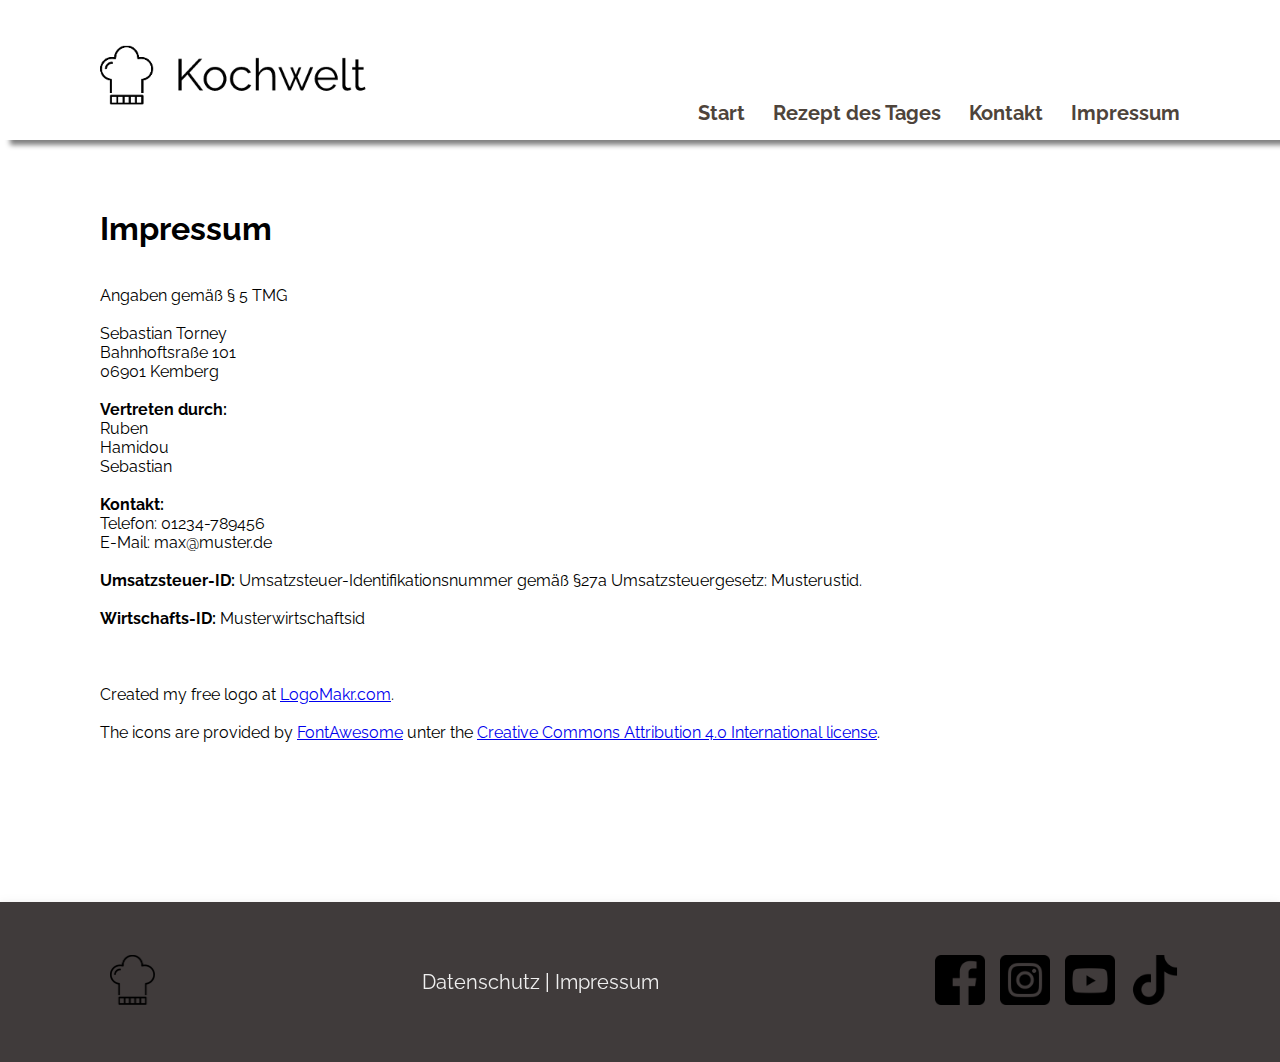
<file: impressum.html>
<!DOCTYPE html>
<html lang="en">

<head>
    <meta charset="UTF-8">
    <meta name="viewport" content="width=device-width, initial-scale=1.0">
    <title>Impressum</title>

    <link rel="stylesheet" href="./style.css">
    <script src="./script.js"></script>

    <link rel="preconnect" href="https://fonts.googleapis.com">
    <link rel="preconnect" href="https://fonts.gstatic.com" crossorigin>
    <link href="https://fonts.googleapis.com/css2?family=Raleway&display=swap" rel="stylesheet">

    <link rel="shortcut icon" href="./img/logo_small.png">

    <style>
        .all {
            padding: 70px 100px;
            padding-bottom: 200px;
        }

    </style>

</head>

<body onload="includeHTML()">
    <header w3-include-html="./header.html"></header>

    <div class="all">
    <h1>Impressum</h1> <br>
    Angaben gemäß § 5 TMG<br>
    <br>
    <div>
        Sebastian Torney<br>
        Bahnhoftsraße 101<br>
        06901 Kemberg<br>
    </div>
    <br>
    <div>
       <b>Vertreten durch:</b> <br>
       Ruben<br>
       Hamidou<br>
       Sebastian<br>
    </div>
    <br>
    <div>
       <b>Kontakt:</b> <br>
        Telefon: 01234-789456<br>
        E-Mail: max@muster.de
    </div>
    <br>
   <b>Umsatzsteuer-ID:</b> 
    Umsatzsteuer-Identifikationsnummer gemäß §27a Umsatzsteuergesetz: Musterustid.<br>
    <br>
   <b>Wirtschafts-ID:</b>
    Musterwirtschaftsid<br>
    <br>
    <br>
    <br>
    Created my free logo at <a href="https://logomakr.com" target="_blank">LogoMakr.com</a>.<br>
    <br>
    The icons are provided by <a href="https://fontawesome.com/" rel="nofollow" target="_blank">FontAwesome</a> 
    unter the <a href="https://fontawesome.com/license" target="_blank" rel="nofollow">Creative Commons Attribution 4.0 International license</a>.

</div>
    <footer w3-include-html="./footer.html"></footer>
</body>

</html>
</file>
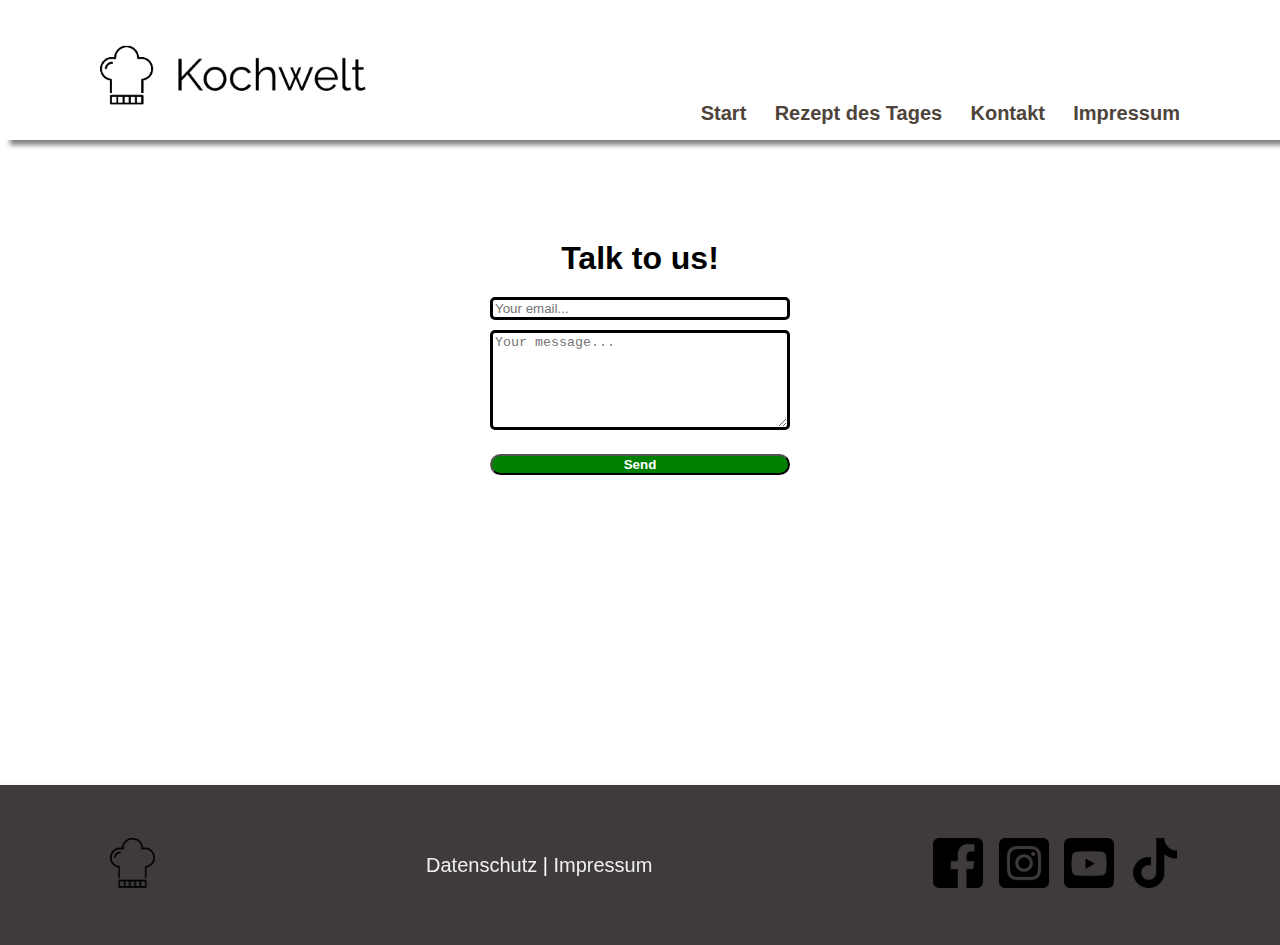
<file: kontakt.html>
<!DOCTYPE html>
<html lang="en">

<head>
    <meta charset="UTF-8">
    <meta name="viewport" content="width=device-width, initial-scale=1.0">
    <title>Document</title>

    <link rel="stylesheet" href="style.css">
    <script src="script.js"></script>
    <style src="style.css"></style>

    <link rel="shortcut icon" href="./img/logo_small.png">
</head>

<body onload="includeHTML()">
    <header class="topnav" w3-include-html="./header.html"></header>

    <nav class="kontakt-middle-section">
        <h1>Talk to us!</h1>
        <form class="email-div" onsubmit="sendMail(event)">
            <label>
                <input type="email" name="email" required placeholder="Your email..."
                    style="width: 300px; border-radius: 5px; border: 3px solid black;">
            </label>
            <label>
                <textarea name="message" required placeholder="Your message..."
                    style="width: 300px; height: 100px;border: 3px solid black; border-radius: 5px; margin-top: 10px;"></textarea>
            </label>
            <button class="email-button" type="submit">Send</button>
        </form>
    </nav>

    <footer w3-include-html="./footer.html"></footer>

</body>

</html>
</file>
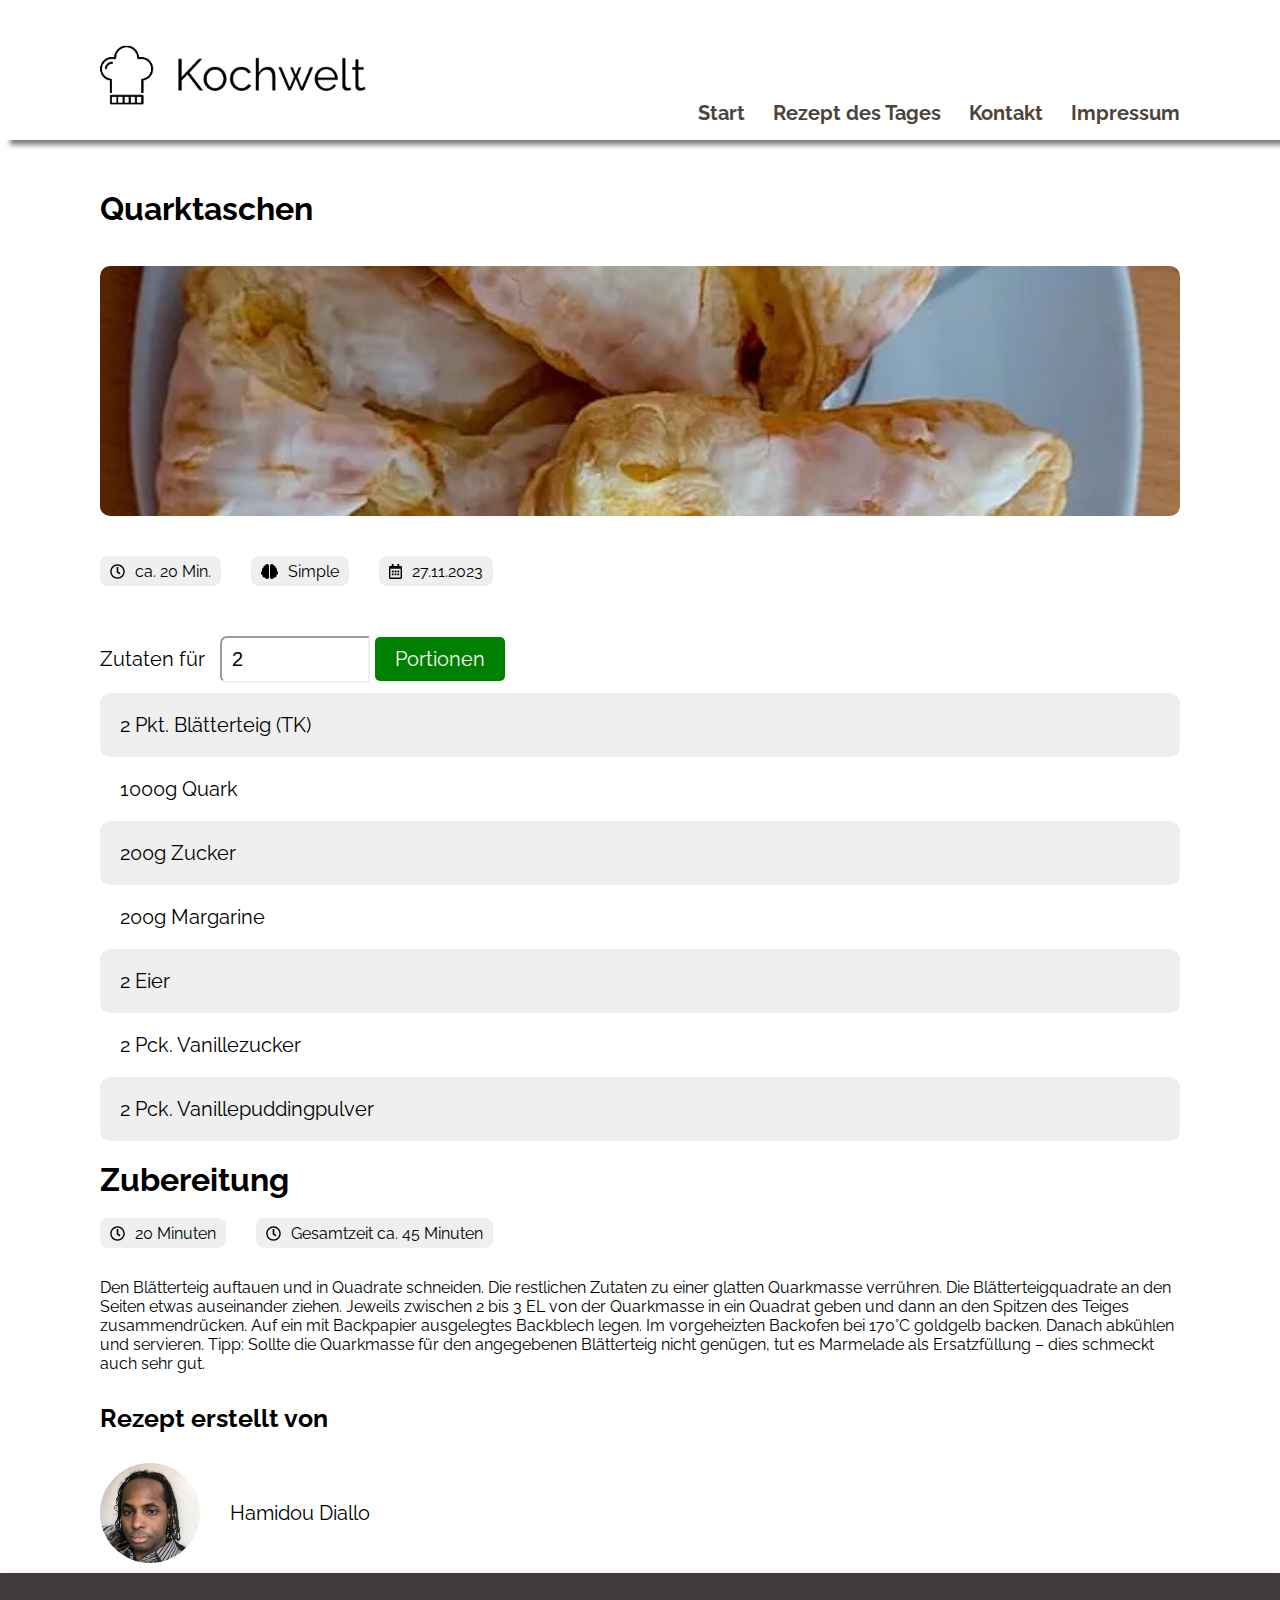
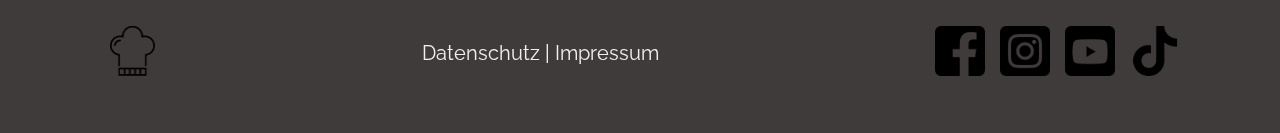
<file: quarktaschen.html>
<!DOCTYPE html>
<html lang="en">

<head>
    <meta charset="UTF-8">
    <meta name="viewport" content="width=device-width, initial-scale=1.0">
    <title>Quarktaschen</title>

    <style src="style.css"></style>
    <link rel="stylesheet" href="style.css">
    <script src="script.js"></script>

    <link rel="stylesheet" href="croissants.html">
    <link rel="preconnect" href="https://fonts.googleapis.com">
    <link rel="preconnect" href="https://fonts.gstatic.com" crossorigin>
    <link href="https://fonts.googleapis.com/css2?family=Raleway&display=swap" rel="stylesheet">

    <link rel="shortcut icon" href="./img/logo_small.png">
</head>

<body onload="includeHTML()">
    <header class="topnav" w3-include-html="./header.html"></header>

    <section1 class="croissant-section1">
        <h1>Quarktaschen</h1><br>
        <img class="header-image" src="./img/quarktaschen.webp" alt="quarktaschen.IMG">
    </section1>

    <section2 class="section2-img">
        <div class="cookinfo">
            <img class="logo-img" src="./img/clock-regular.svg" alt="clock.img">
            <br>
            <span>ca. 20 Min.</span>
        </div>
        <div class="cookinfo">
            <img class="logo-img" src="./img/brain-solid.svg" alt="brain.img"><br>
            <span>Simple</span>
        </div>
        <div class="cookinfo">
            <img class="logo-img" src="./img/calendar-alt-regular.svg" alt="calendar.img">
            <br>
            <span>27.11.2023</span>
        </div>
    </section2>

    <section3 class="portions">
        <span>Zutaten für</span>
        <input id="amount" type="number" min="1" max="10" class="input" value="2" required>
        <a onclick="amountCheck(3); return false" class="portionen-button">Portionen</a>
    </section3>

    <section4 class="section4" id="ingrediants">
        <span class="zutat1">2 Pkt. Blätterteig (TK)</span>
        <span class="zutat2">1000g Quark</span>
        <span class="zutat1">200g Zucker</span>
        <span class="zutat2">200g Margarine</span>
        <span class="zutat1">2 Eier</span>
        <span class="zutat2">2 Pck. Vanillezucker</span>
        <span class="zutat1">2 Pck. Vanillepuddingpulver</span>
    </section4>

    <section5>
        <div class="zubereitungh1">
            <h1>Zubereitung</h1>
        </div>
        <div class="cooking-time">
            <div class="cookinfo">
                <img class="logo-img" src="./img/clock-regular.svg" alt="clock.img">
                <br>
                <span>20 Minuten</span>
            </div>
            <div class="cookinfo">
                <img class="logo-img" src="./img/clock-regular.svg" alt="clock.img">
                <br>
                <span>Gesamtzeit ca. 45 Minuten</span>
            </div>
        </div>
        <div class="zubereitung-text">
            <p>Den Blätterteig auftauen und in Quadrate schneiden.
                Die restlichen Zutaten zu einer glatten Quarkmasse verrühren.
                Die Blätterteigquadrate an den Seiten etwas auseinander ziehen. Jeweils zwischen 2 bis 3 EL von der
                Quarkmasse in ein Quadrat geben und dann an den Spitzen des Teiges zusammendrücken. Auf ein mit
                Backpapier ausgelegtes Backblech legen.
                Im vorgeheizten Backofen bei 170°C goldgelb backen. Danach abkühlen und servieren.
                Tipp: Sollte die Quarkmasse für den angegebenen Blätterteig nicht genügen, tut es Marmelade als
                Ersatzfüllung – dies schmeckt auch sehr gut.</p>
        </div>
    </section5>

    <section6>
        <div class="bottom-title">Rezept erstellt von</div>
        <div class="avatar-name">
            <img src="./img/Hamidou.jpeg" class="avatar-img" alt="avatar">
            <br>
            <div class="name-text">Hamidou Diallo</div>
        </div>
    </section6>

    <footer w3-include-html="./footer.html"></footer>

</body>

</html>
</file>
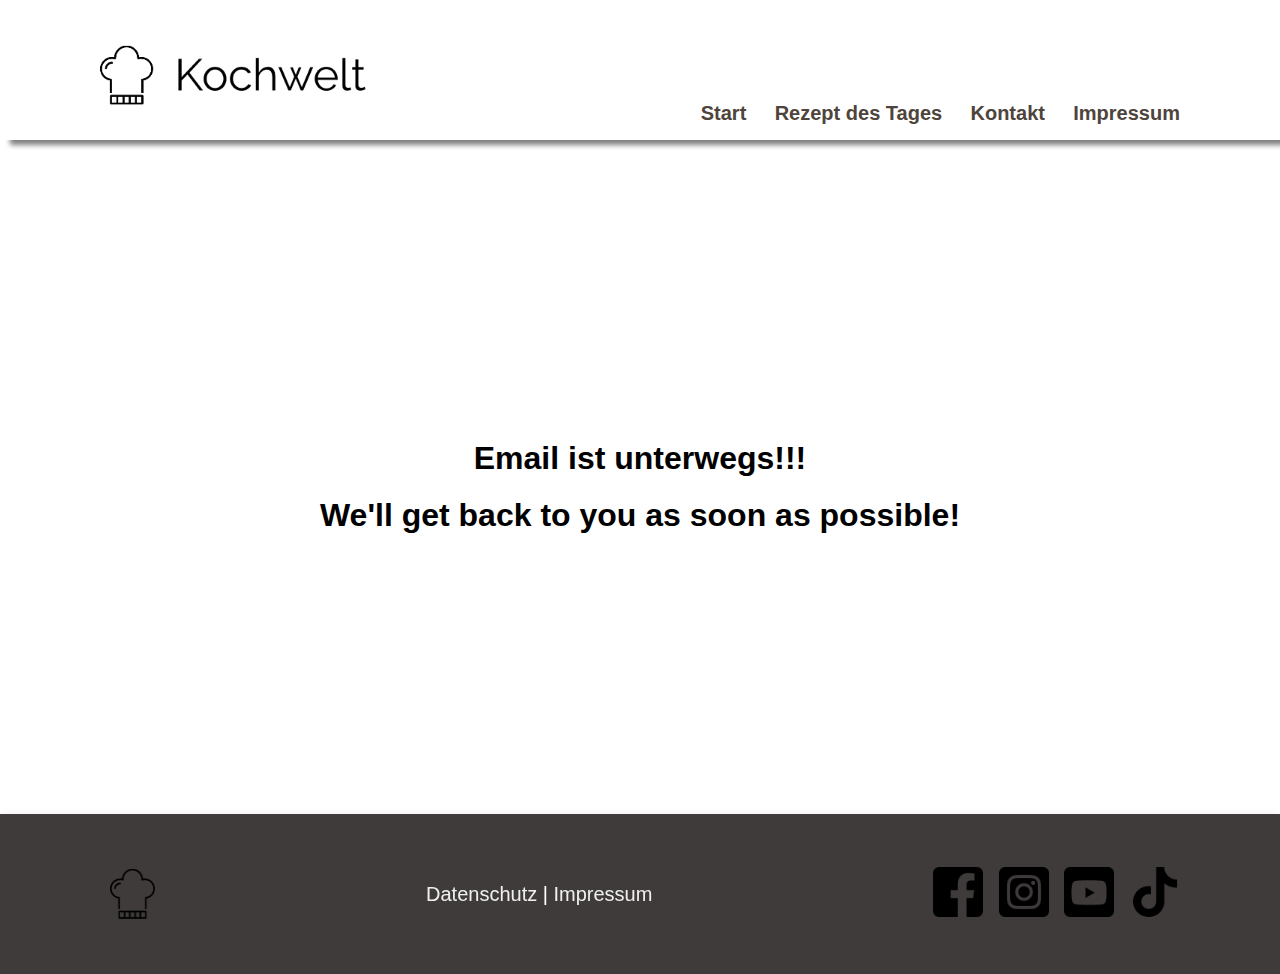
<file: send_mail.html>
<link rel="stylesheet" href="style.css">
<script src="script.js"></script>
<link rel="stylesheet" href="croissants.html">
<link rel="stylesheet" href="style.css">
<link rel="shortcut icon" href="./img/logo_small.png">



<body onload="includeHTML()">
    <header class="topnav" w3-include-html="./header.html"></header>

    <div class="send-email">
        <h1>Email ist unterwegs!!!</h1>
        <h1>We'll get back to you as soon as possible!</h1>
    </div>



    <footer w3-include-html="./footer.html"></footer>
</file>
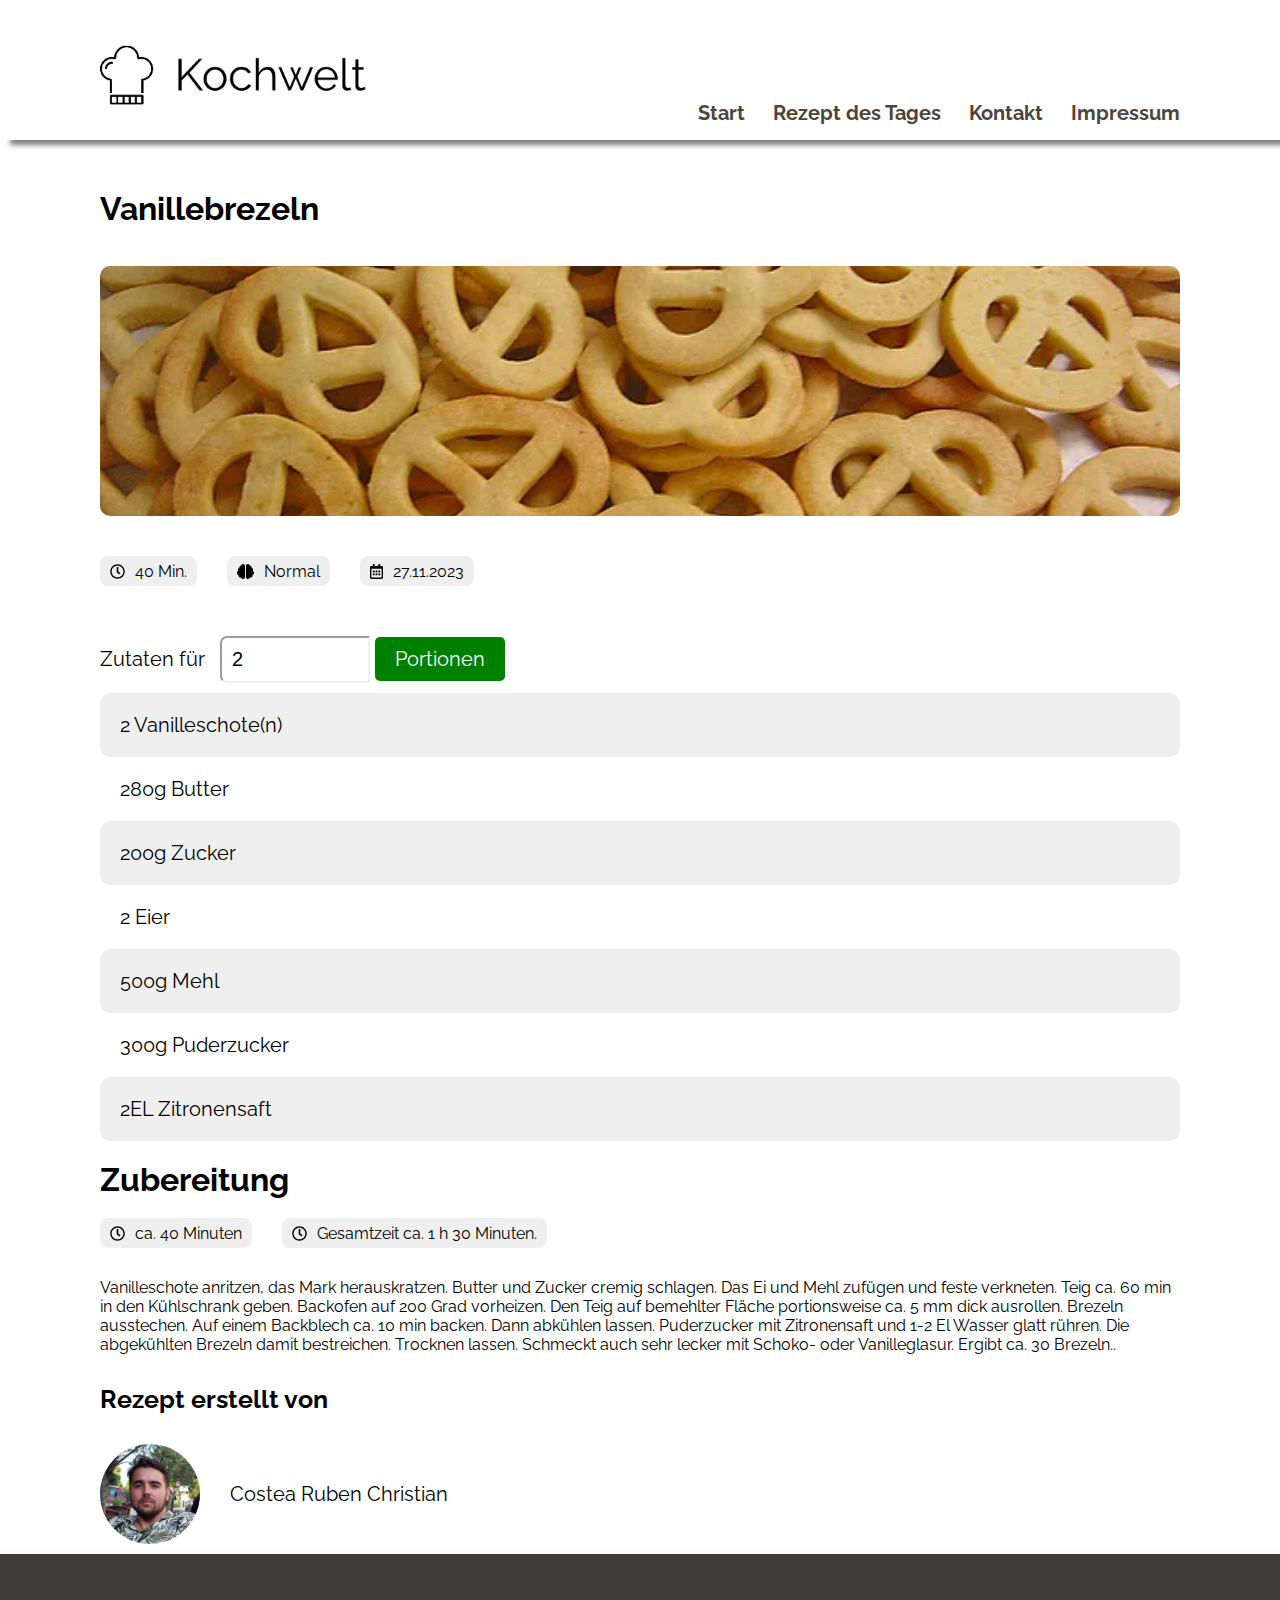
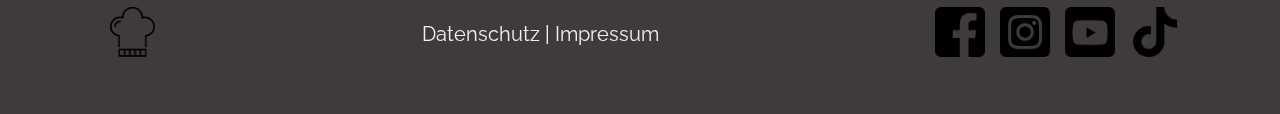
<file: vanillebrezeln.html>
<!DOCTYPE html>
<html lang="en">
<head>
    <meta charset="UTF-8">
    <meta name="viewport" content="width=device-width, initial-scale=1.0">
    <title>Vanillebrezeln</title>

    <style src="style.css"></style>
    <link rel="stylesheet" href="style.css">
    <script src="script.js"></script>

    <link rel="stylesheet" href="croissants.html">
    <link rel="preconnect" href="https://fonts.googleapis.com">
    <link rel="preconnect" href="https://fonts.gstatic.com" crossorigin>
    <link href="https://fonts.googleapis.com/css2?family=Raleway&display=swap" rel="stylesheet">

    <link rel="shortcut icon" href="./img/logo_small.png">
</head>
<body onload="includeHTML()">
    <header  class="topnav" w3-include-html="./header.html"></header>
    
    <section1 class="croissant-section1">
        <h1>Vanillebrezeln</h1><br>
        <img class="header-image" src="./img/vanillebrezeln.webp" alt="BREZELN.IMG">
    </section1>

    <section2 class="section2-img">
        <div class="cookinfo">
            <img class="logo-img" src="./img/clock-regular.svg" alt="clock.img">
            <br>
            <span>40 Min.</span>
        </div>
        <div class="cookinfo">
            <img class="logo-img" src="./img/brain-solid.svg" alt="brain.img"><br>
            <span>Normal</span>
        </div>
        <div class="cookinfo">
            <img class="logo-img" src="./img/calendar-alt-regular.svg" alt="calendar.img">
            <br>
            <span>27.11.2023</span>
        </div>
    </section2>

    <section3 class="portions">
        <span>Zutaten für</span>
        <input id="amount" type="number" min="1" max="10" class="input" value="2" required>
        <a onclick="amountCheck(2); return false" class="portionen-button">Portionen</a>
    </section3>

    <section4 class="section4" id="ingrediants">
        <span class="zutat1">2 Vanilleschote(n)</span>
        <span class="zutat2">280g Butter</span>
        <span class="zutat1">200g Zucker</span>
        <span class="zutat2">2 Eier</span>
        <span class="zutat1">500g Mehl</span>
        <span class="zutat2">300g Puderzucker</span>
        <span class="zutat1">2EL Zitronensaft</span>
    </section4>

    <section5>
        <div class="zubereitungh1">
        <h1>Zubereitung</h1>
        </div>
        <div class="cooking-time">
        <div class="cookinfo">
            <img class="logo-img" src="./img/clock-regular.svg" alt="clock.img">
            <br>
            <span>ca. 40 Minuten</span>
        </div>
        <div class="cookinfo">
            <img class="logo-img" src="./img/clock-regular.svg" alt="clock.img">
            <br>
            <span>Gesamtzeit ca. 1 h 30 Minuten.</span>
        </div>
        </div>
        <div class="zubereitung-text">
            <p>Vanilleschote anritzen, das Mark herauskratzen. Butter und Zucker cremig schlagen. Das Ei und Mehl zufügen und feste verkneten. Teig ca. 60 min in den Kühlschrank geben.
                Backofen auf 200 Grad vorheizen.
                Den Teig auf bemehlter Fläche portionsweise ca. 5 mm dick ausrollen. Brezeln ausstechen. Auf einem Backblech ca. 10 min backen. Dann abkühlen lassen.
                Puderzucker mit Zitronensaft und 1-2 El Wasser glatt rühren. Die abgekühlten Brezeln damit bestreichen. Trocknen lassen.
                Schmeckt auch sehr lecker mit Schoko- oder Vanilleglasur.
                
                Ergibt ca. 30 Brezeln..</p>
            </div>
    </section5>
    
    <section6>
        <div class="bottom-title">Rezept erstellt von</div>
        <div class="avatar-name">
            <img src="./img/Ruben.jpg" class="avatar-img" alt="avatar">
            <br>
            <div class="name-text">Costea Ruben Christian</div>
        </div>
    </section6>
      
    <footer w3-include-html="./footer.html"></footer>
</body>
</html>
</file>
<file: style.css>
* {
  margin: 0;
  box-sizing: border-box;
}

body {
  margin: 0;
  font-family: 'Raleway', sans-serif;  
  position: relative;
  min-height: 100vH;
  flex-wrap: wrap;
  padding-bottom: 120px;
}

.datenlayout {
  padding: 50px 100px;
}

header {
  display: flex;
  justify-content: space-between;
  align-items: baseline;
  padding: 30px 100px;
  padding-bottom: 15px;
  padding-right: 75px;
  box-shadow: 10px 5px 5px grey;
  height: fit-content;
}

.KLogo {
  width: 300px;
}

.KLogo:hover {
  width: 301px;
  cursor: pointer;
}

.menubar {
  font-size: 12px;
  text-decoration: none;
  font-weight: bold;

}

.navLink {
  text-decoration: none;
  color: #4E443B;
  font-size: 20px;
  margin-right: 25px;
  font-weight: 150px;
}

.navLink:hover {
  color: #008000;
  text-decoration: underline;
  text-decoration-thickness: 5px;
  text-underline-position: under;
}

.mobile {
  display: none;
}


.croissant-image {
  width: 500px;
  border-radius: 10px;
}

h1 {
  margin-bottom: 20px;
}

.section1-text {
  padding-left: 40px;
}

.croissant-text {
  font-size: 20px;
}

section1 {
  padding: 50px 100px;
  display: flex;
}

.button {
  width: 200px;
  display: flex;
  justify-content: center;
  background-color: #008000;
  color: white;
  text-decoration: none;
  padding: 15px;
  margin-top: 110px;
  border-radius: 10px;
  transition: all 225ms ease-in-out;
  font-size: 20px;
}

.button:hover {
  box-shadow: 0 2px #999;
  background-color: #10a510;
  text-decoration: none;
}

.second-container {
  background-color: #EFEFEF;
}

h2 {
  text-align: center;
  font-size: 30px;
  background-color: #EFEFEF;
  padding-top: 40px;
}

.fresh-croissant {
  max-width: 1920px;
  margin: auto 0px;
  display: flex;
  justify-content: space-between;
  padding: 40px 100px;
  background-color: #EFEFEF;
}

.quiklink img {
  width: 280px;
  border-radius: 10px;
  margin-bottom: 15px;
}

.quiklink {
  display: flex;
  flex-direction: column;
  text-align: center;
  text-decoration: none;
  color: black;
  font-size: 20px;
  font-weight: bold;
  background-color: #EFEFEF;
}

.quiklink:hover {
  color: #008000;
  text-decoration: underline;
  text-decoration-thickness: 5px;
}

h3 {
  text-align: center;
  font-size: 30px;
  margin: 30px 0;
}

.pfanne-wok {
  display: flex;
  padding: 80px 100px;
  padding-top: 0;
}

.pfanne-wok-img {
  width: 300px;
  margin-left: 20px;
  border-radius: 10px;
}

footer {
  background-color: #403B3B;
  display: flex;
  justify-content: space-between;
  align-items: center;
  color: white;
  font-size: 20px;
  text-decoration: none;
  padding: 30px 100px;
  filter: drop-shadow(0px 0px 4px #EFEFEF);  
  position: absolute;
  bottom: 0;
  width: 100%;
  position: absolute;
  bottom: 0;
  height: 10rem; 
}

.subfooter a {
  text-decoration: none;
  color: #EFEFEF;
}

.subfooter a:hover {
  filter: drop-shadow(0px 0px 4px #EFEFEF);
}

.footerIcon {
  height: 50px;
  margin-left: 10px;
}

.footerIcon:hover {
  filter: drop-shadow(0px 0px 4px #EFEFEF);
  cursor: pointer;
}

/*///////////////////////// Start Rezepte Code ////////////////////////////*/

.croissant-section1 {
  flex-direction: column;
  padding-bottom: 40px;
}

.header-image {
  height: 250px;
  width: 100%;
  object-fit: cover;
  border-radius: 10px;
  aspect-ratio: 1 / 1;
}

.section2-img {
  display: flex;
  padding-left: 100px;
  padding-bottom: 50px;
}

.cookinfo {
  background-color: #EFEFEF;
  padding: 10px;
  height: 30px;
  border-radius: 8px;
  display: flex;
  align-items: center;
  margin-right: 30px;
}

.logo-img {
  padding-right: 10px;
  height: 15px;
}

.portions {
  padding-left: 100px;
  font-size: 20px;
}

.portionen-button {
  background-color: #008000;
  font-size: 20px;
  color: white;
  padding: 10px;
  padding-left: 20px;
  padding-right: 20px;
  border-radius: 5px;
  cursor: pointer;
}

.portionen-button:hover {
  box-shadow: 0 2px #999;
  background-color: #10a510;
  text-decoration: none;
}

.input {
  border-top-left-radius: 7px;
  border-bottom-left-radius: 7px;
  font-size: 20px;
  border-color: #EFEFEF;
  outline-width: 0;
  min-width: 150px;
  padding: 10px;
  margin-left: 10px;
}

.section4 {
  display: flex;
  flex-direction: column;
  padding: 0 100px;
  font-size: 20px;
  margin-top: 10px;
}

.zutat1 {
  background-color: #EFEFEF;
  padding: 20px;
  border-radius: 10px;
}

.zutat2 {
  padding: 20px;
  border-radius: 10px;
}

.cooking-time {
  display: flex;
  padding-left: 100px;
  margin-top: 20px;
}

.zubereitungh1 {
  padding-left: 100px;
  padding-top: 20px;
}

.zubereitung-text {
  padding: 30px 100px;
}

.avatar-img {
  height: 100px;
  border-radius: 50%;
}

.bottom-title {
  font-size: 25px;
  font-weight: bold;
  padding-left: 100px;
}

.avatar-name {
  padding-left: 100px;
  display: flex;
  align-items: center;
  padding-top: 30px;
  padding-bottom: 50px;
}

.name-text {
  font-size: 20px;
  padding-left: 30px;
}

.kontakt-middle-section {
  align-items: center;
  height: 65vh;
  text-align: center;
  margin-top: 100px;
}

.email-div {
  display: flex;
  flex-direction: column;
  justify-content: space-around;
}

.email-button {
  align-items: center;
  width: 300px;
  background-color: #008000;
  cursor: pointer;
  border-radius: 20px;
  font-weight: bold;
  margin: auto;
  margin-top: 20px;
  color: white;
}

.email-button:hover {
  box-shadow: 0 2px #999;
  background-color: #10a510;
}

.send-email {
  text-align: center;
  padding: 300px;
}

/*///////////////////////// Start responsive Code ////////////////////////////*/

@media(max-width: 1400px) {
  .header-image {
    width: 100%;
  }
}

@media(max-width: 1100px) {
  section1 {
    flex-direction: column;
  }

  h1 {
    margin-top: 20px;
  }

  .croissant-image {
    width: 100%;
    height: 400px;
    border-radius: 15px;
  }

  .section1-text {
    width: 100%;
    display: flex;
    flex-direction: column;
    align-items: center;
    text-align: center;
    padding: 0;
  }

  .button {
    margin-top: 30px;
  }

  .fresh-croissant {
    flex-direction: column;
    align-items: center;
  }

  .quiklink img {
    margin-top: 20px;
    margin-bottom: 5px;
  }
}

@media(max-width: 1001px) {
  .mobileLogo {
    width: 40px;
  }

  .mobileLogo:hover {
    width: 41px;
  }

  .menubar {
    display: none;
  }

  .mobile {
    display: block;
    justify-content: end;
  }

  .mobileDropDown {
    background-color: white;
    position: absolute;
    right: 0;
    top: 0;
    z-index: 2;
    display: flex;
    flex-direction: column;
    width: 250px;
    height: 275px;
    box-shadow: -4px 4px 10px rgba(0, 0, 0, 0.2);
    transform: translateX(254px);
    transition: all 225ms ease-in-out;    
    display: none;
  }

  .mobileDropDown a {
    padding: 15px;
    padding-left: 30px;
  }

  .mobileDropDown span {
    margin-left: 215px;
    padding: 10px;
    font-weight: bold;
  }

  .mobileDropDown span:hover {
    color: #008000;
    text-decoration: underline;
    text-decoration-thickness: 5px;
    text-underline-position: under;
  }

  .show-overlay-menu {
    transform: translateX(0);
  }

  header {
    cursor: pointer;
    align-items: center;
  }

  .mobileMenu {
    display: flex;
    flex-direction: column;
  }
}

@media(max-width: 1000px) {
  .send-email {
    padding: 0 !important;
    align-items: center;
    text-align: center;
    height: 100vh;
    margin-top: 150px;
  }

  .pfanne-wok {
    flex-direction: column;
    align-items: center;
    padding-bottom: 50px;
  }

  .pfanne-wok-img {
    margin-top: 20px;
    margin-left: 0;
  }
}

@media(max-width: 830px) {
  .datenlayout {
    padding: 30px 50px;
  }

  header {
    padding: 30px 50px;
  }

  section1 {
    padding: 50px 50px;
  }

  .section2-img {
    padding-left: 50px;
  }

  .portions {
    padding-left: 50px;
  }

  .section4 {
    padding: 0 50px;
  }

  .zubereitung-text {
    padding: 30px 50px;
  }

  .zubereitungh1 {
    padding-left: 50px;
  }

  .cooking-time {
    padding-left: 50px;
  }

  .bottom-title {
    padding-left: 50px;
  }

  .avatar-name {
    padding-left: 50px;
  }

  footer {
    flex-direction: column;
    padding: 30px 20px;
    height: 250px;
  }

  .subfooter {
    padding: 30px 0;
  }

  .pfanne-wok {
    padding-bottom: 50px;
}

  .avatar-name {
    padding-bottom: 150px;
  }

}

@media(max-width: 600px) {

  .croissant-text {
    font-size: 16px;
  }

  .button {
    padding: 5px;
    font-size: 20px;
  }

  .croissant-image {
    width: 100%;
    height: 400px;
    border-radius: 15px;
    padding-left: 0;
  }

  .fresh-croissant {
    padding-right: 20px;
    padding-left: 20px;
  }


  .pfanne-wok {
    padding-right: 20px;
    padding-left: 20px;
  }
}

@media(max-width: 550px) {
  .datenlayout {
    padding: 30px 20px;
  }

  header {
    padding: 30px 20px;
  }

  .KLogo {
    width: 200px;
  }

  section1 {
    padding: 50px 20px;
  }

  .section2-img {
    padding-left: 20px;
  }

  .portions {
    padding-left: 20px;
  }

  .section4 {
    padding: 0 20px;
  }

  .zubereitung-text {
    padding: 30px 20px;
  }

  .zubereitungh1 {
    padding-left: 20px;
  }

  .cooking-time {
    padding-left: 20px;
  }

  .bottom-title {
    padding-left: 20px;
  }

  .avatar-name {
    padding-left: 20px;
  }

}

@media(max-width: 530px) {
  .cooking-time {
    flex-direction: column;
    padding-left: 20px;
  }

  .cookinfo {
    margin-bottom: 20px;
  }

  .zubereitung-text {
    padding-top: 5px;
  }
}

@media(max-width: 520px) {
  .croissant-image {
    width: 100%;
    height: 200px;
  }

  .section2-img {
    padding-bottom: 30px;
  }

  .portions {
    display: flex;
    flex-direction: column;
    align-items: center;
    padding-left: 0;
  }

  .input {
    border-radius: 7px;
    font-size: 20px;
    border-color: #EFEFEF;
    outline-width: 0;
    min-width: 130px;
    padding: 10px;
    margin: 15px 0;
  }

  .section4 {
    font-size: 15px;
  }
}

@media(max-width: 460px) {
  .section2-img {
    flex-direction: column;
    align-items: center;
    padding: 30px 0;
    padding-top: 0;
  }
}

@media(max-width: 400px) {
  h1 {
    font-size: 24px;
  }
}

@media(max-width: 360px) {
  h2 {
    font-size: 25px;
  }

  .pfanne-wok-img {
    width: 280px;
  }

  h3 {
    font-size: 25px;
  }
}
</file>
